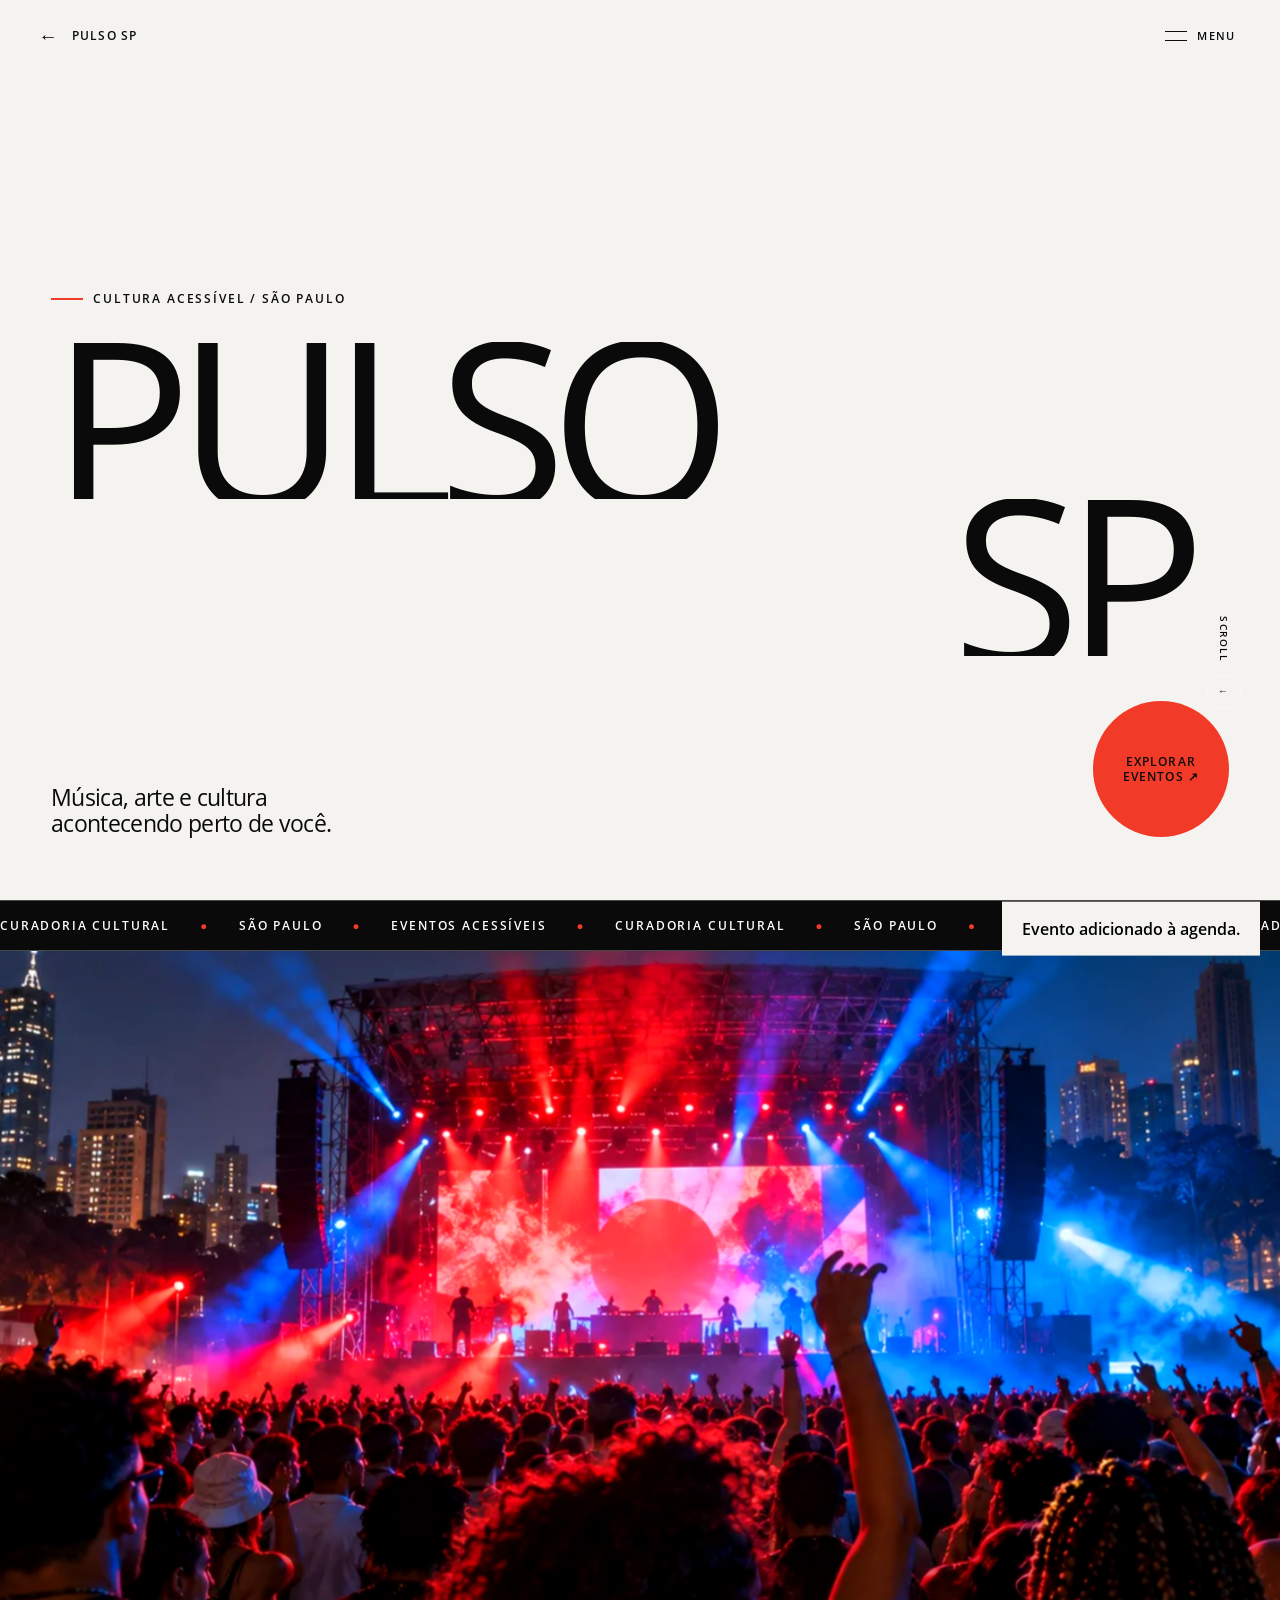
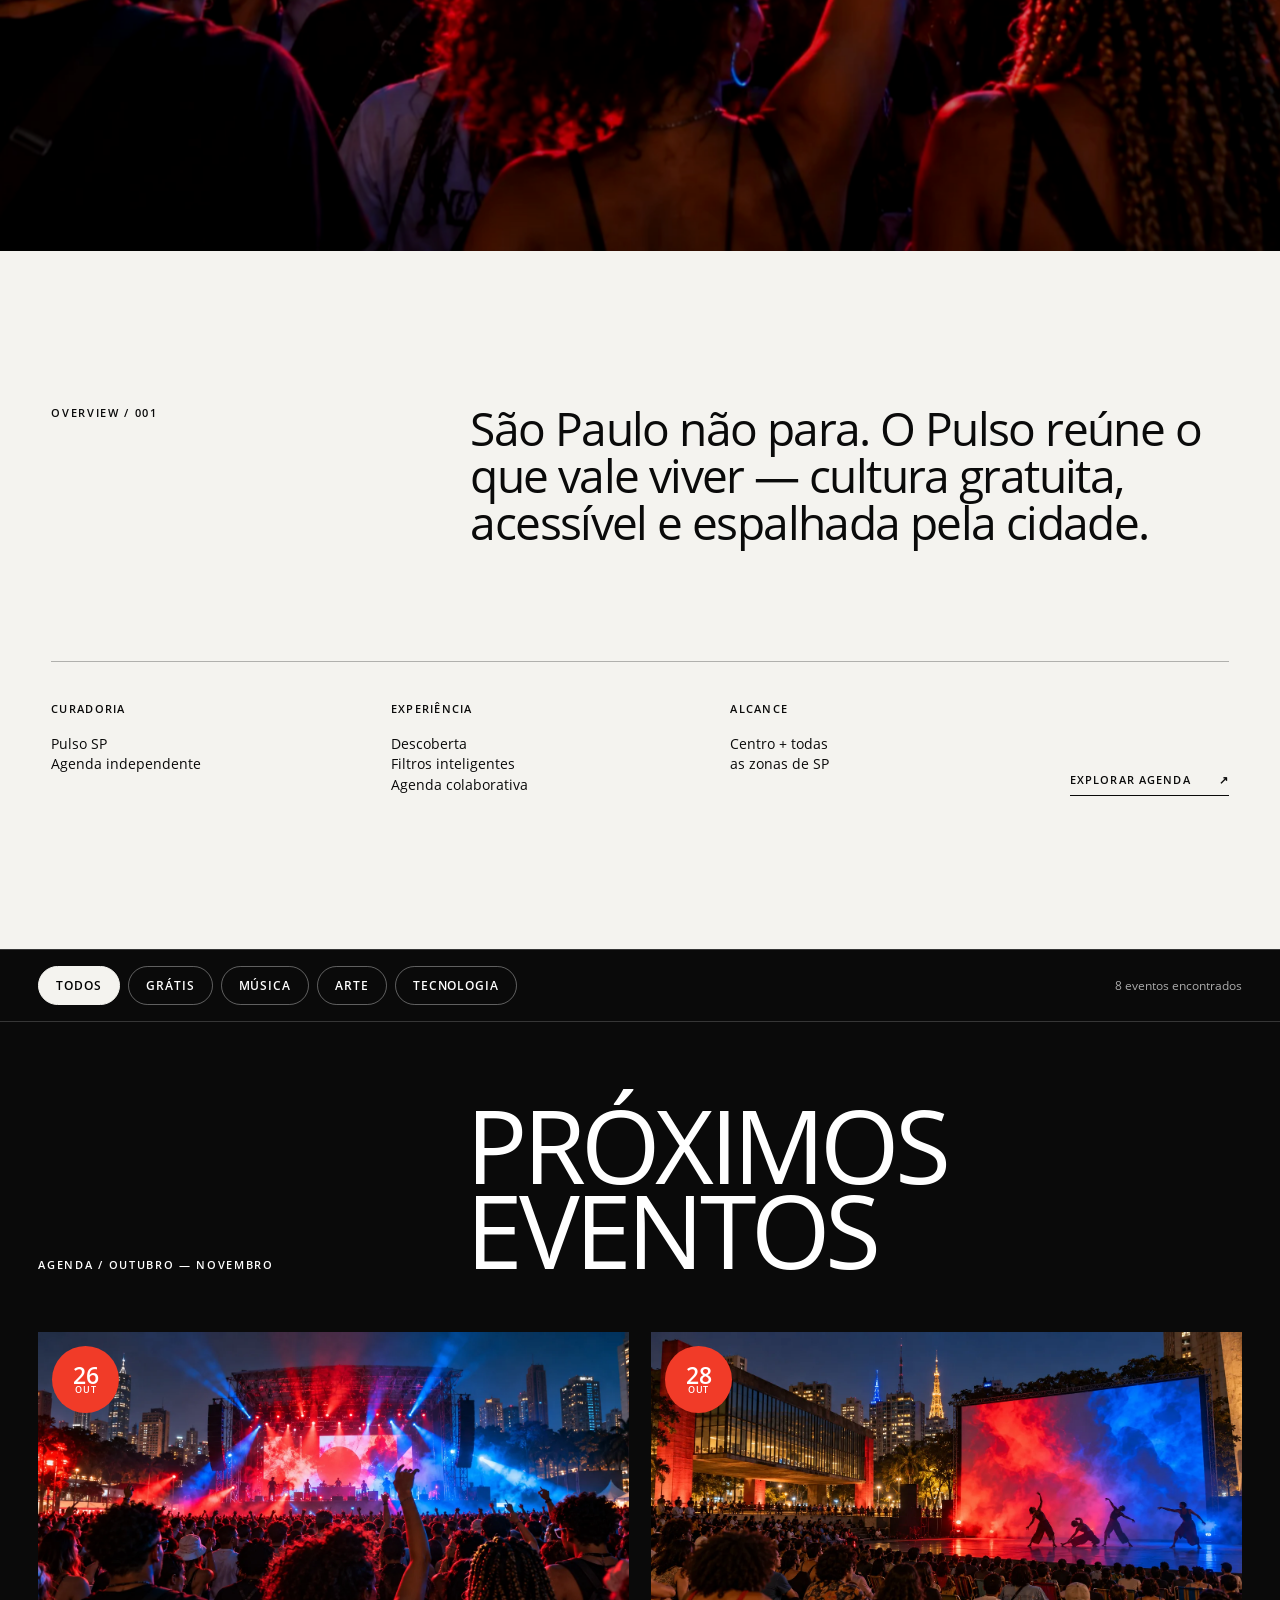
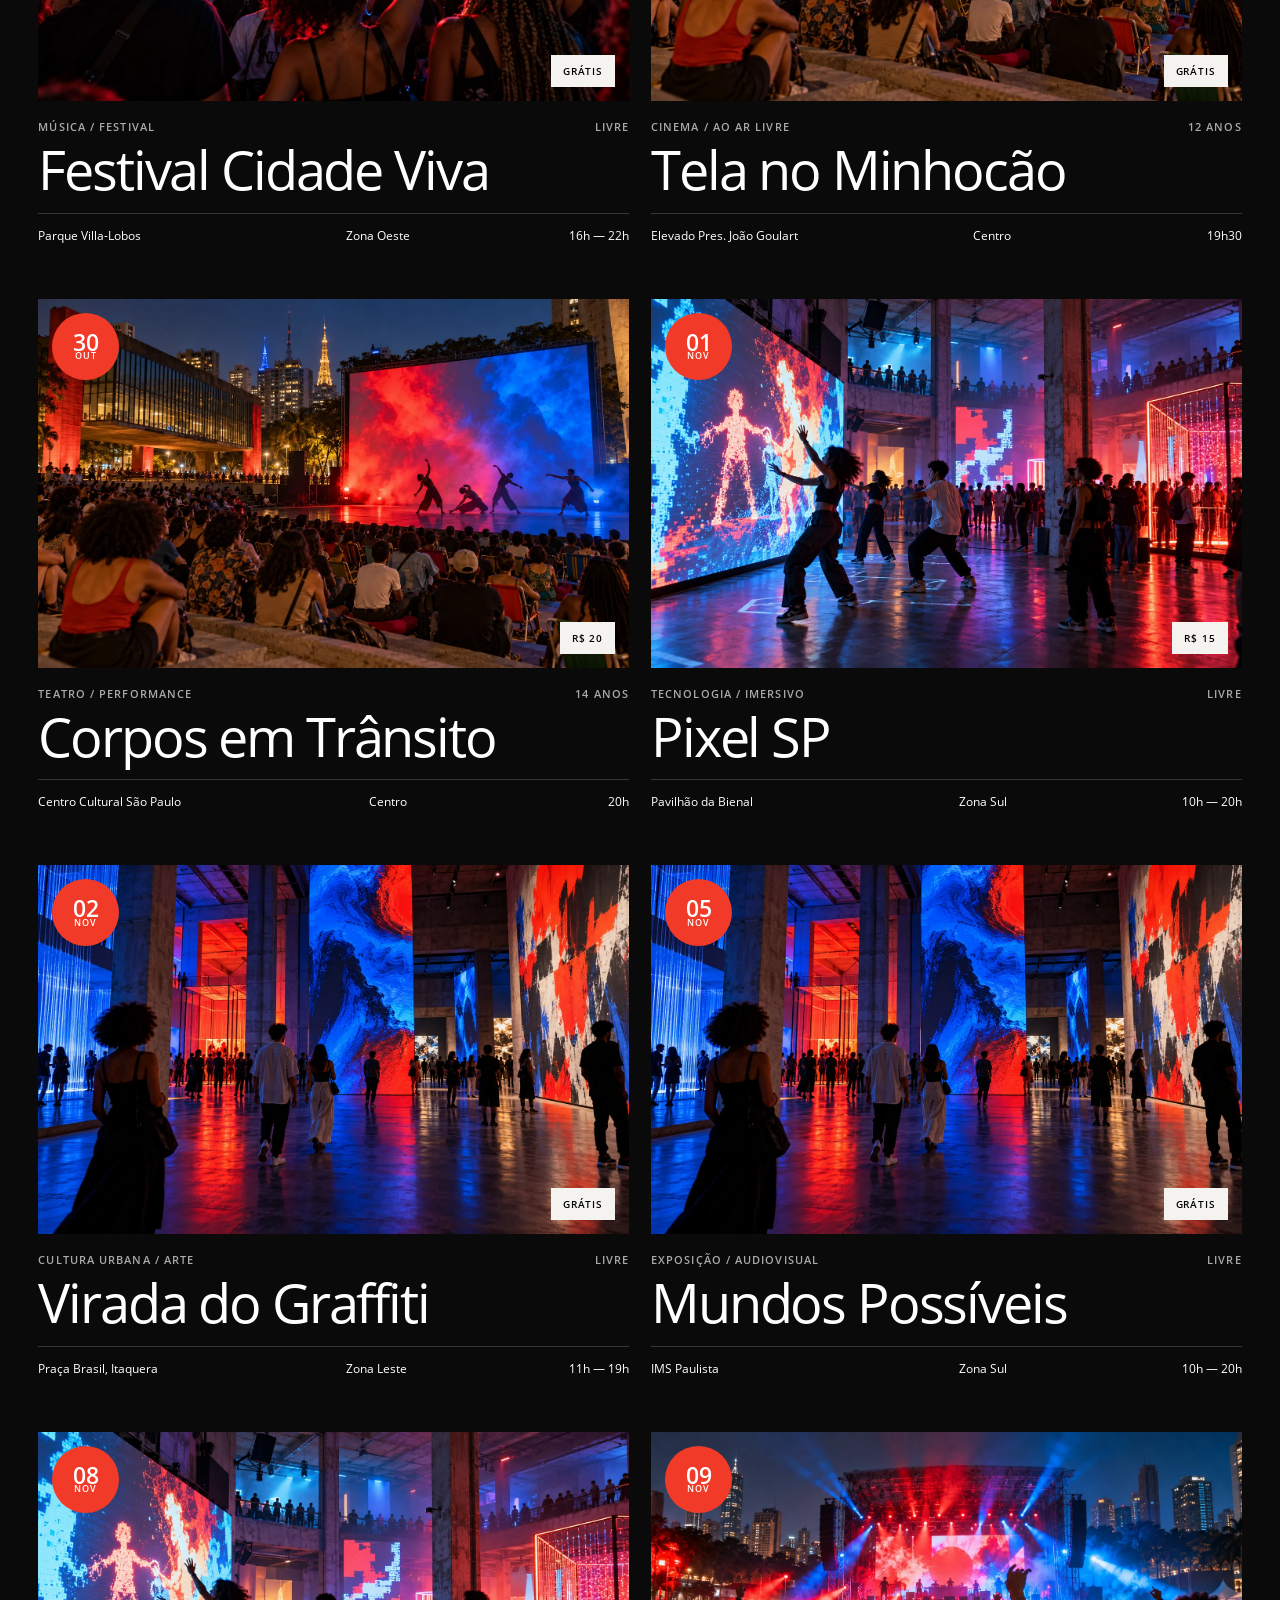
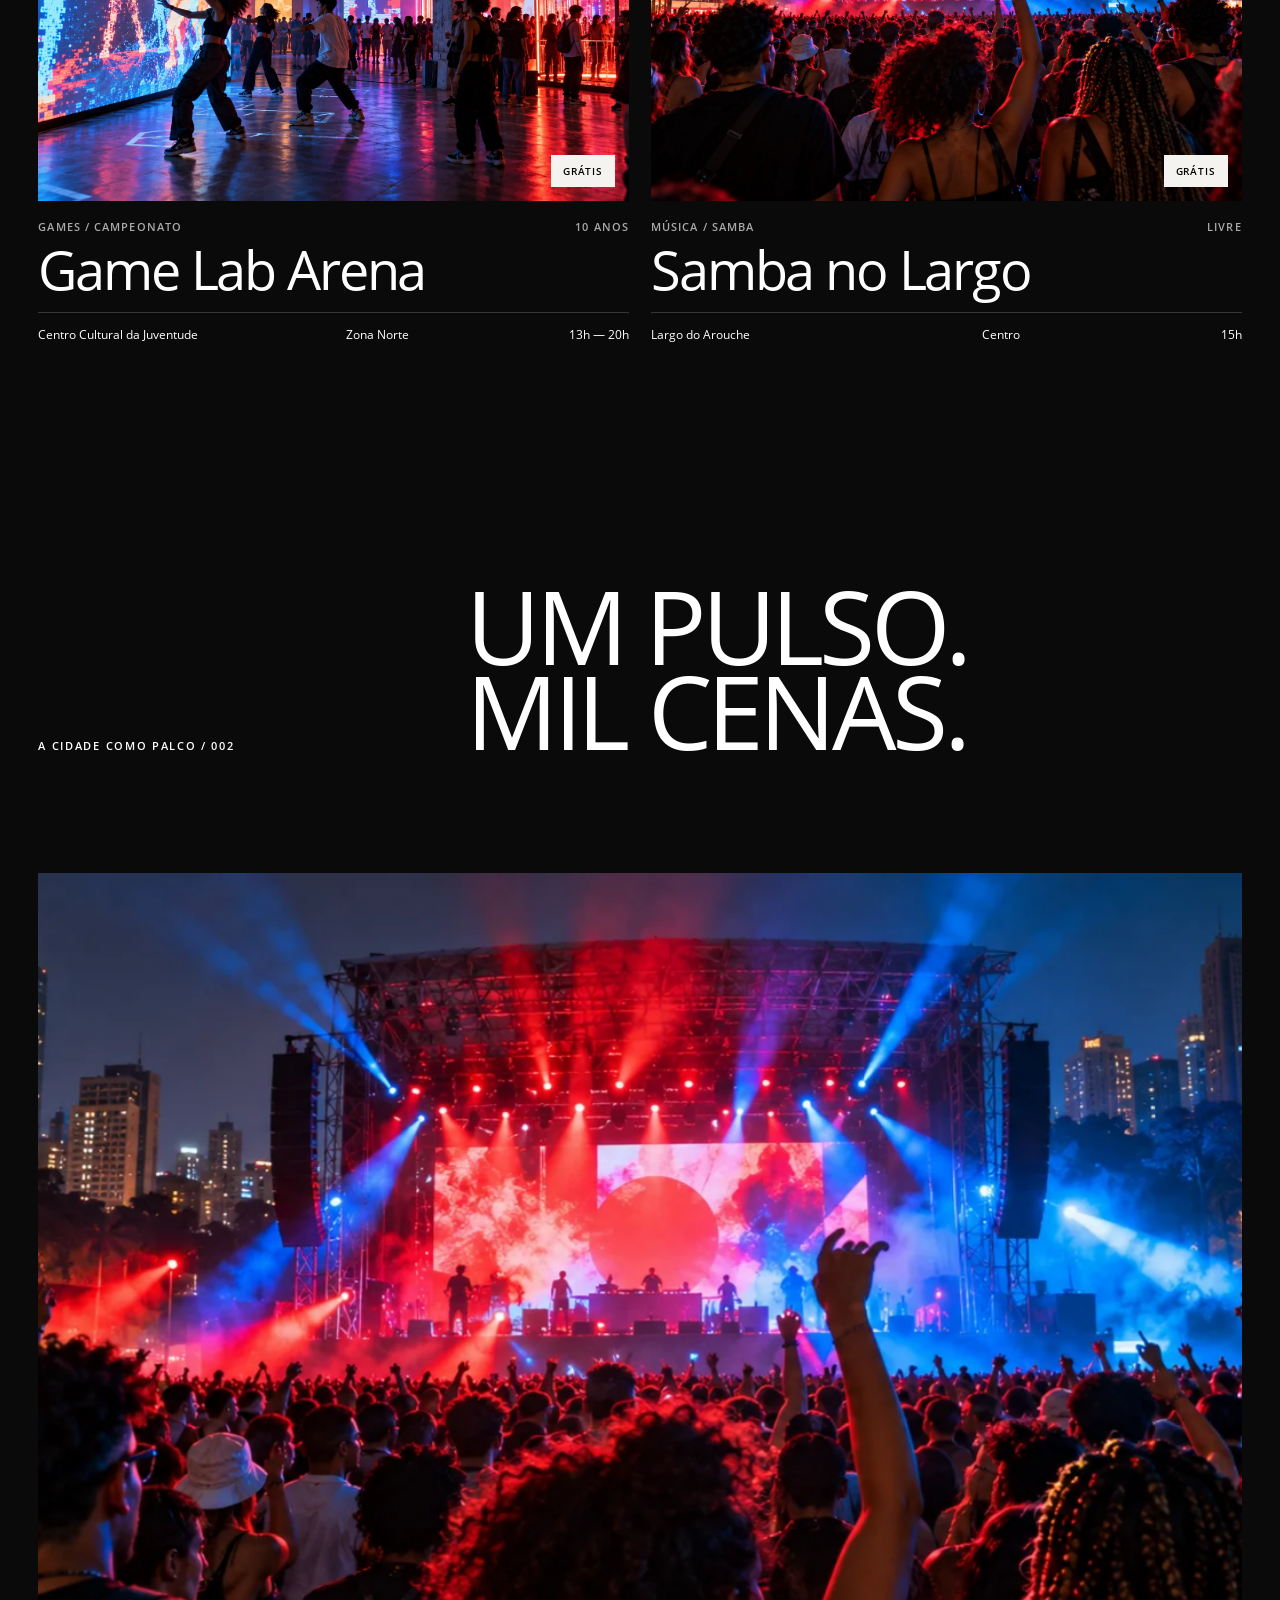
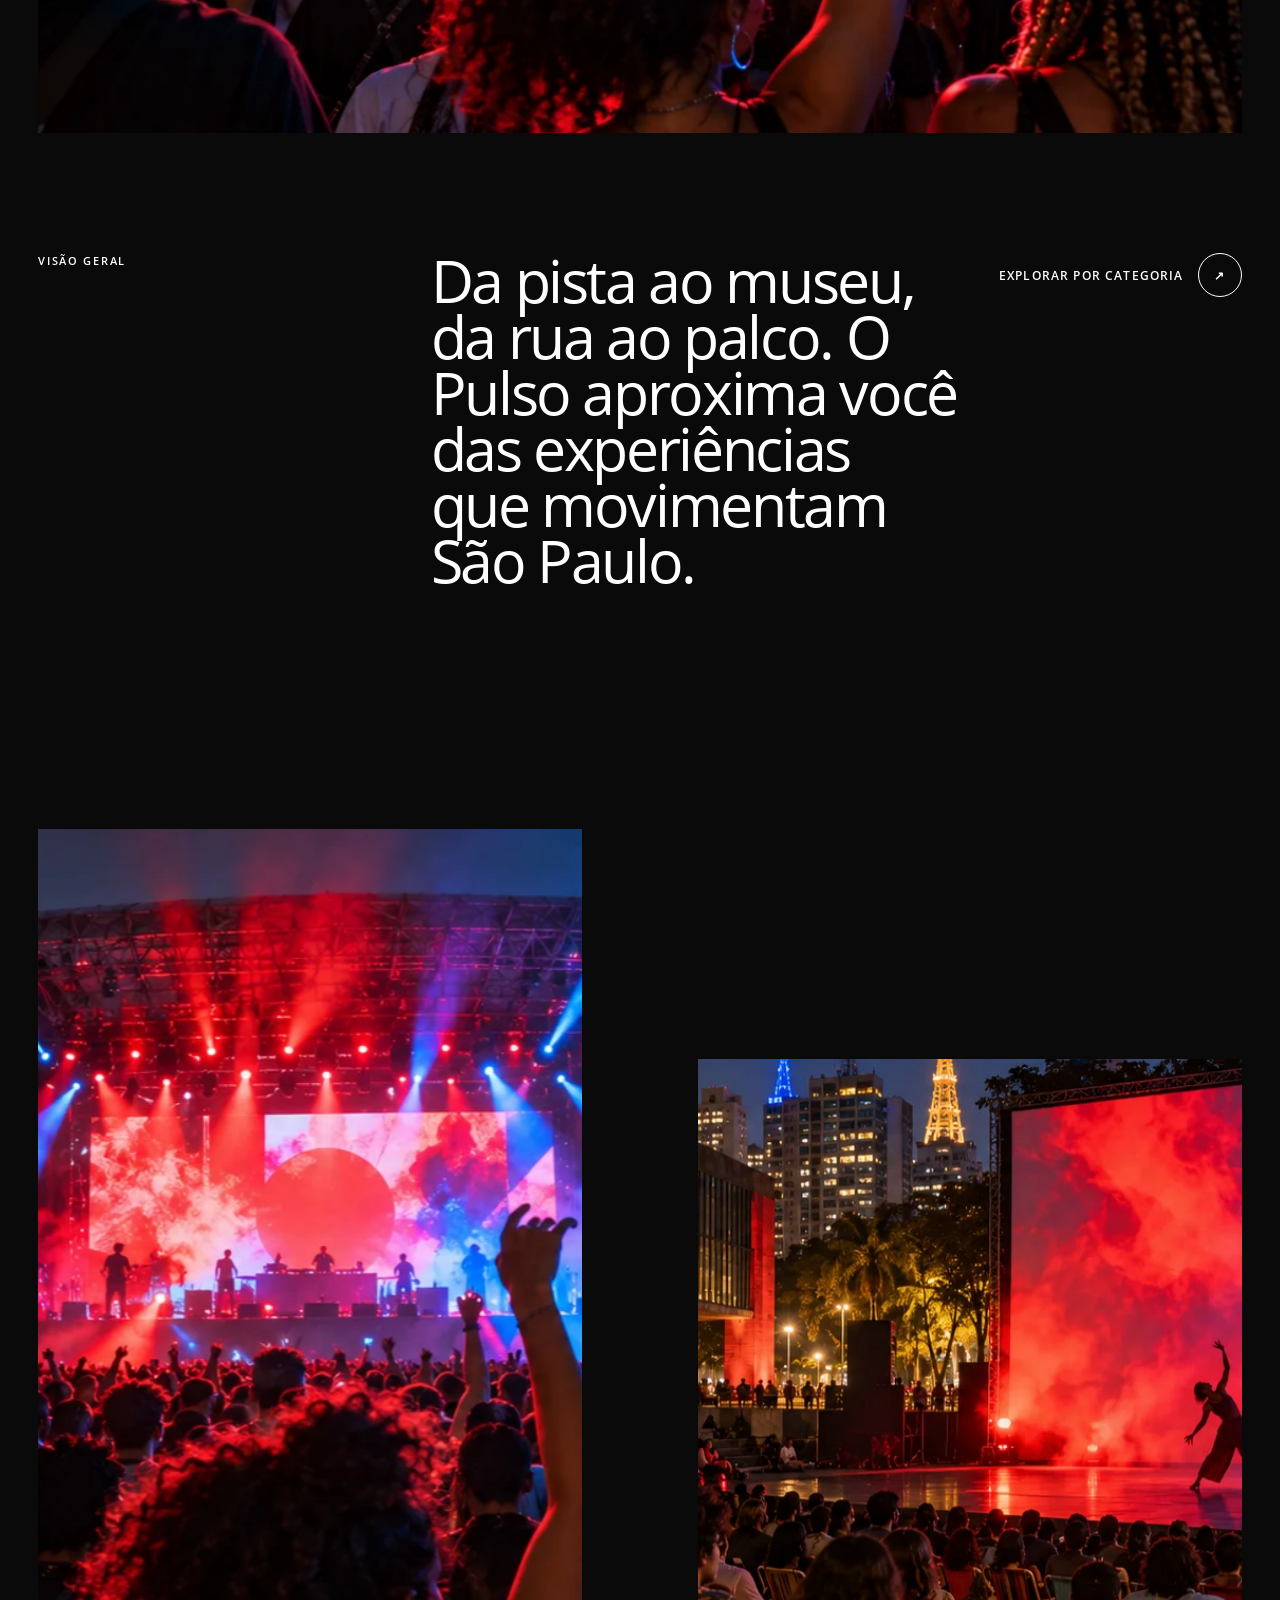
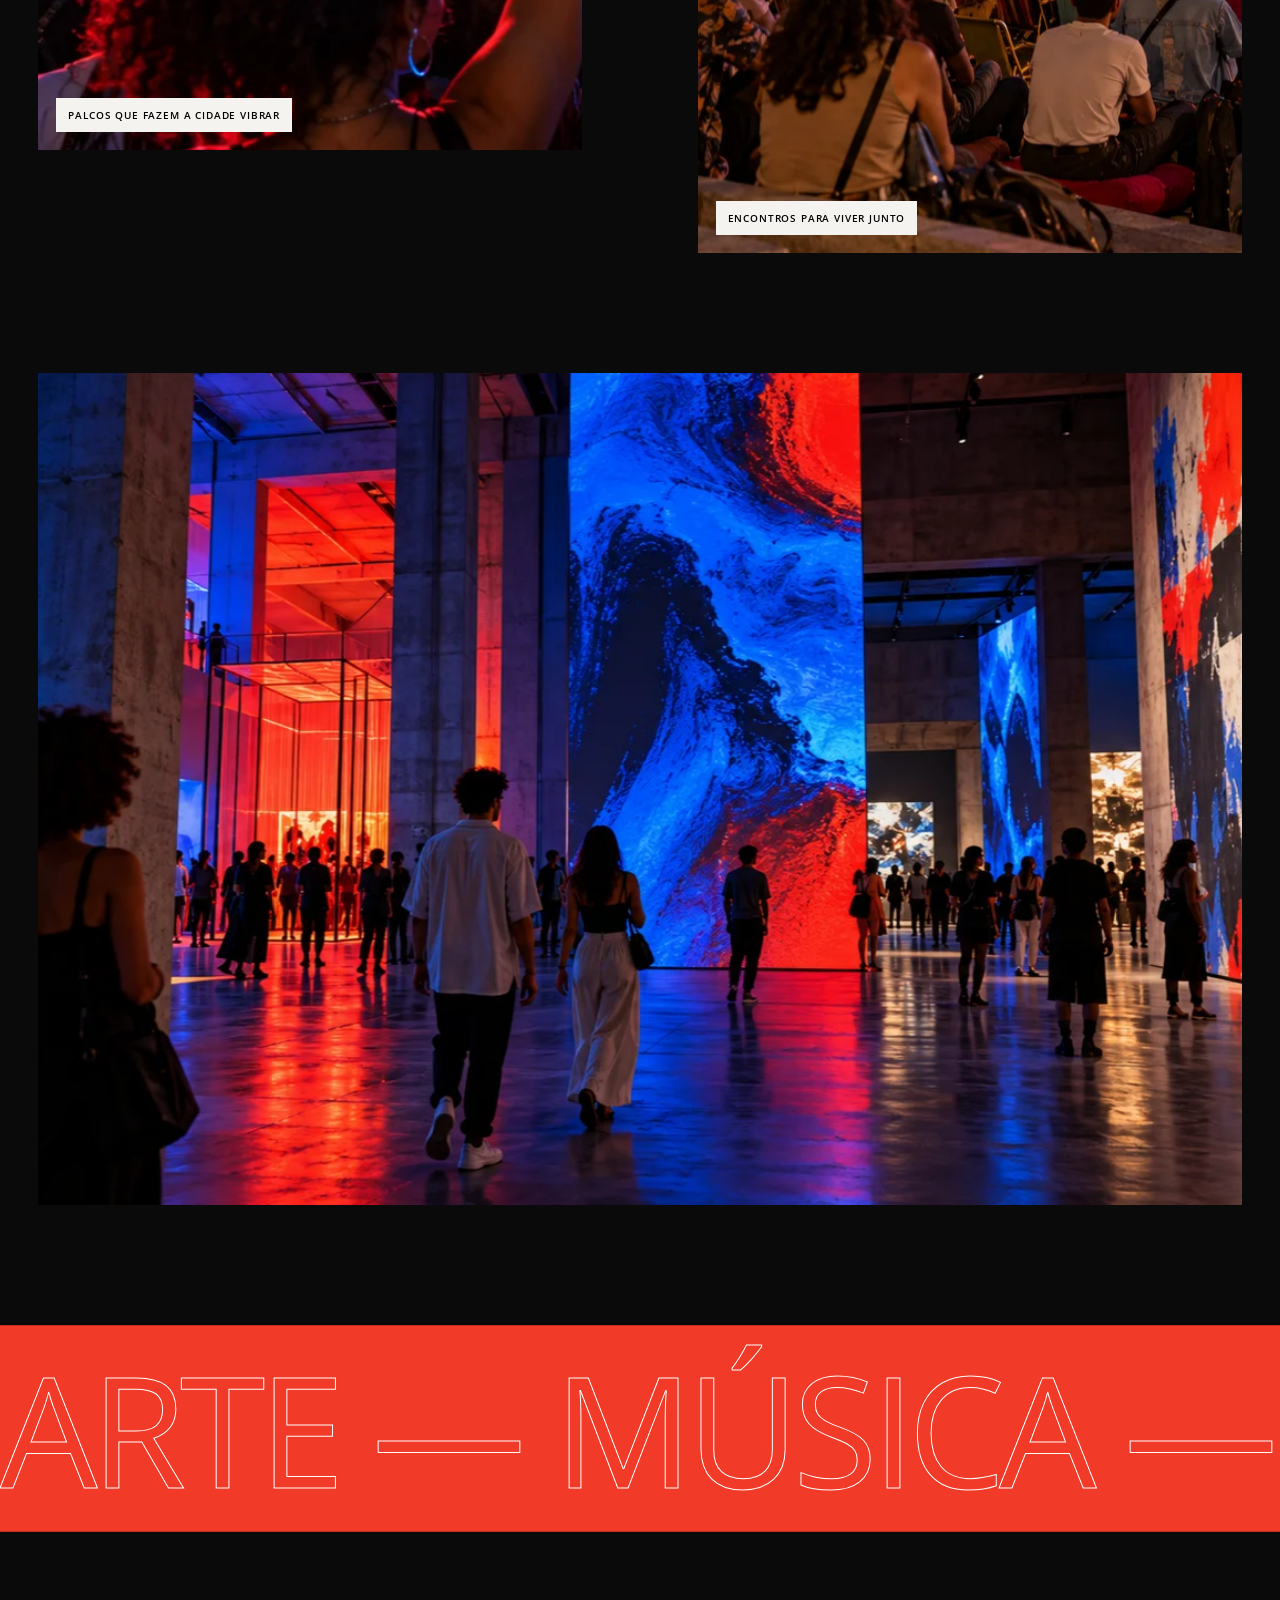
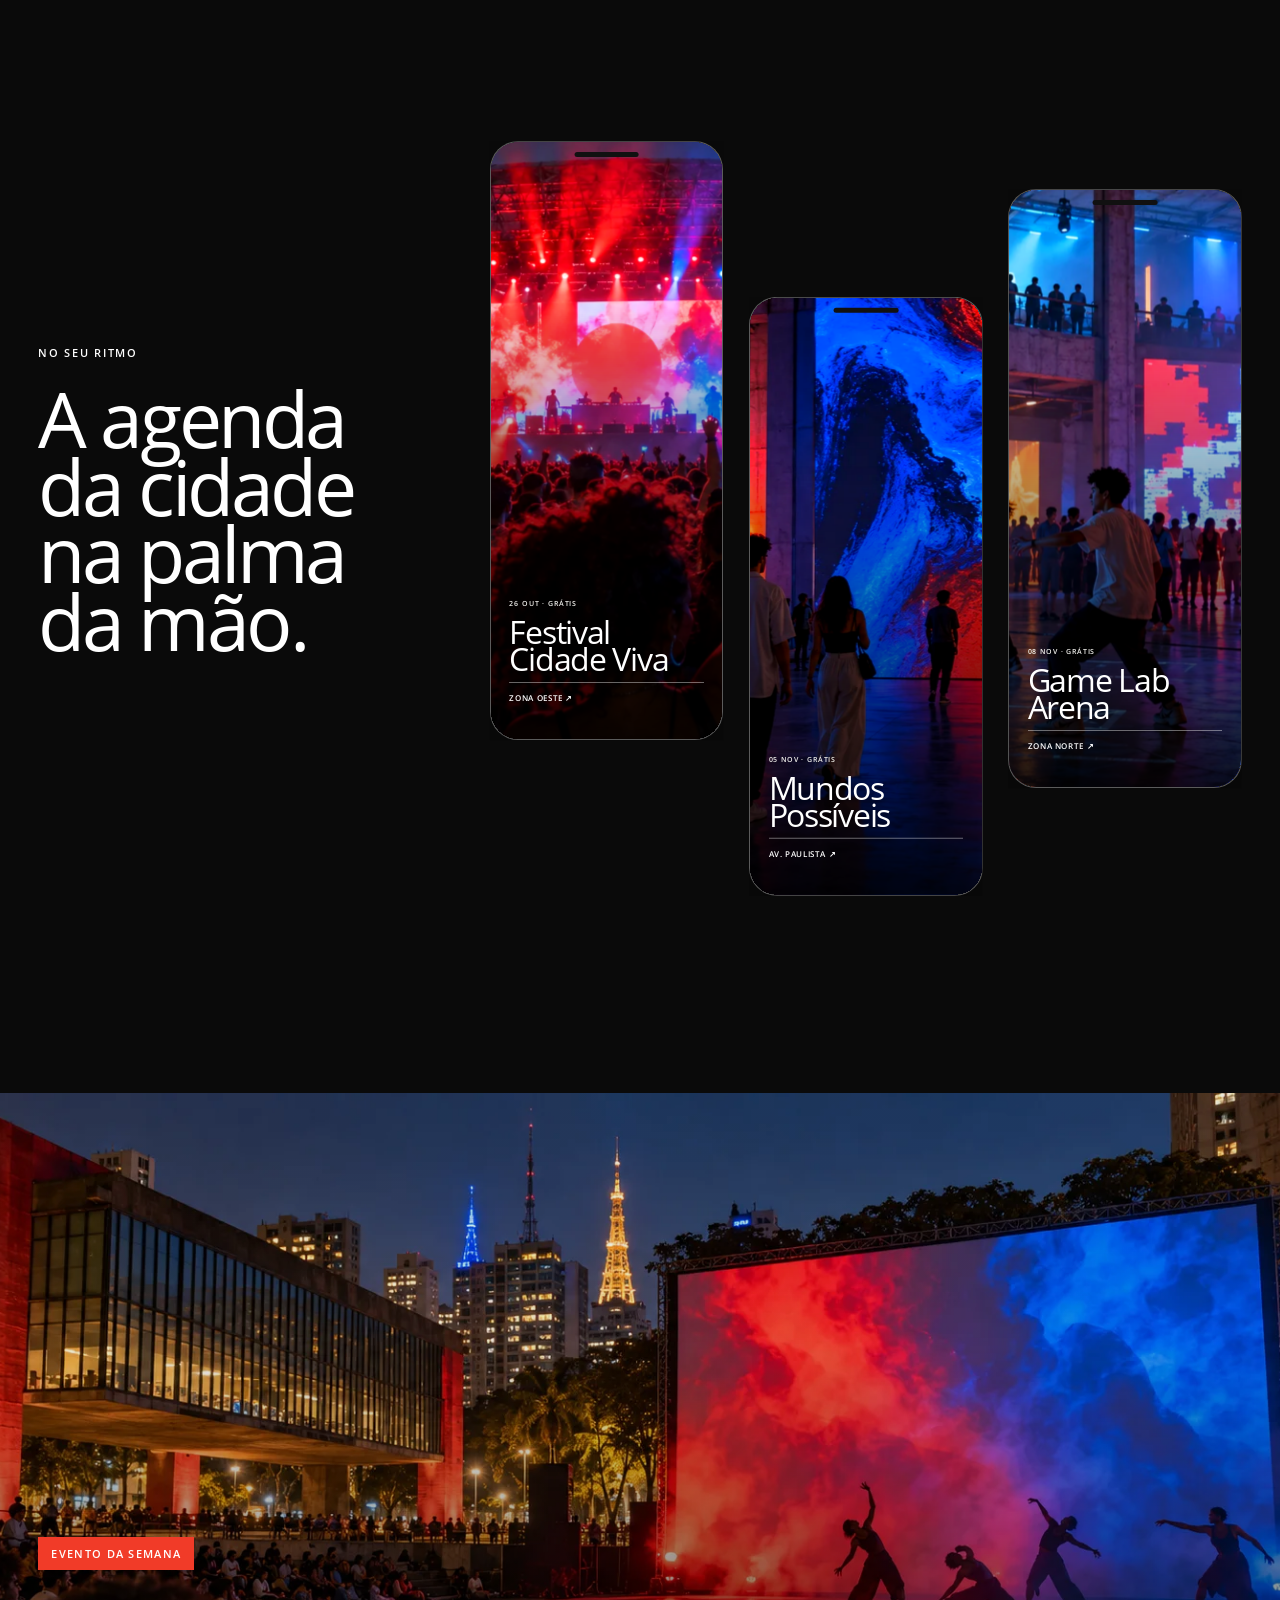
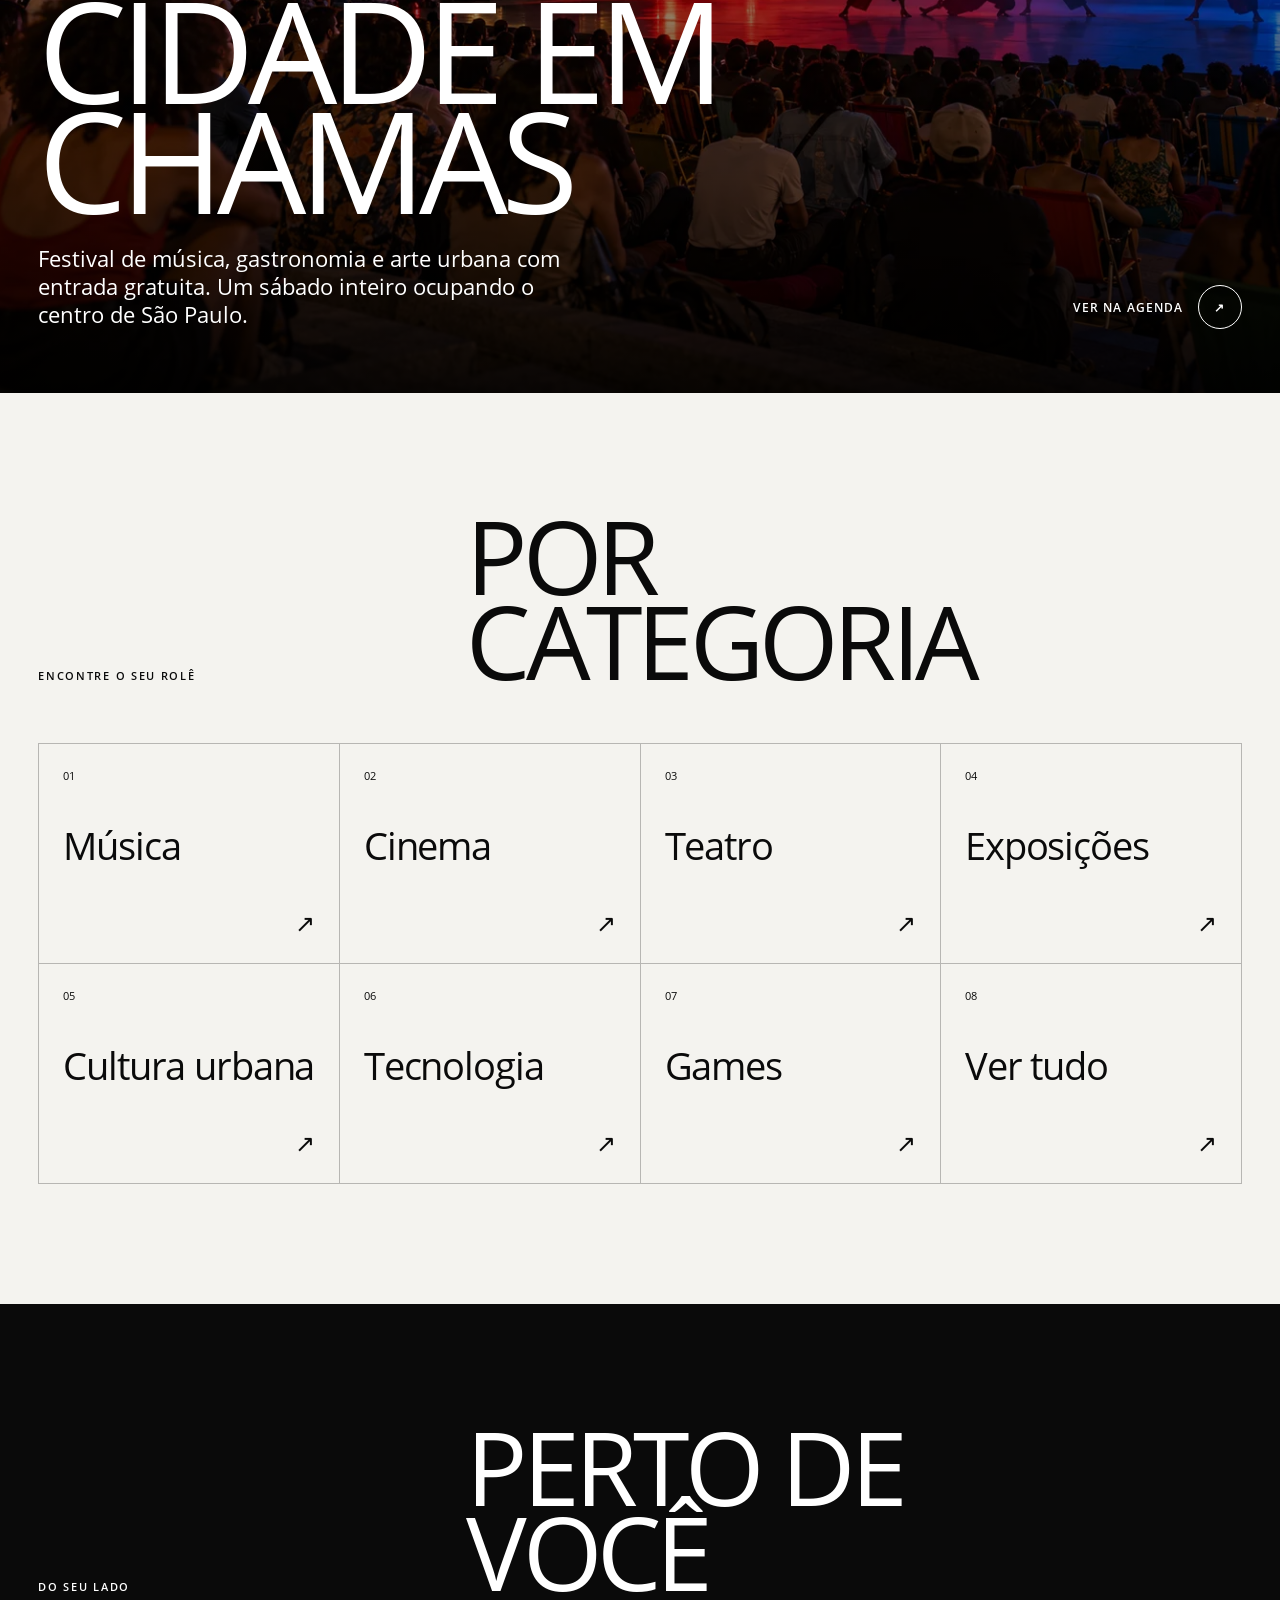
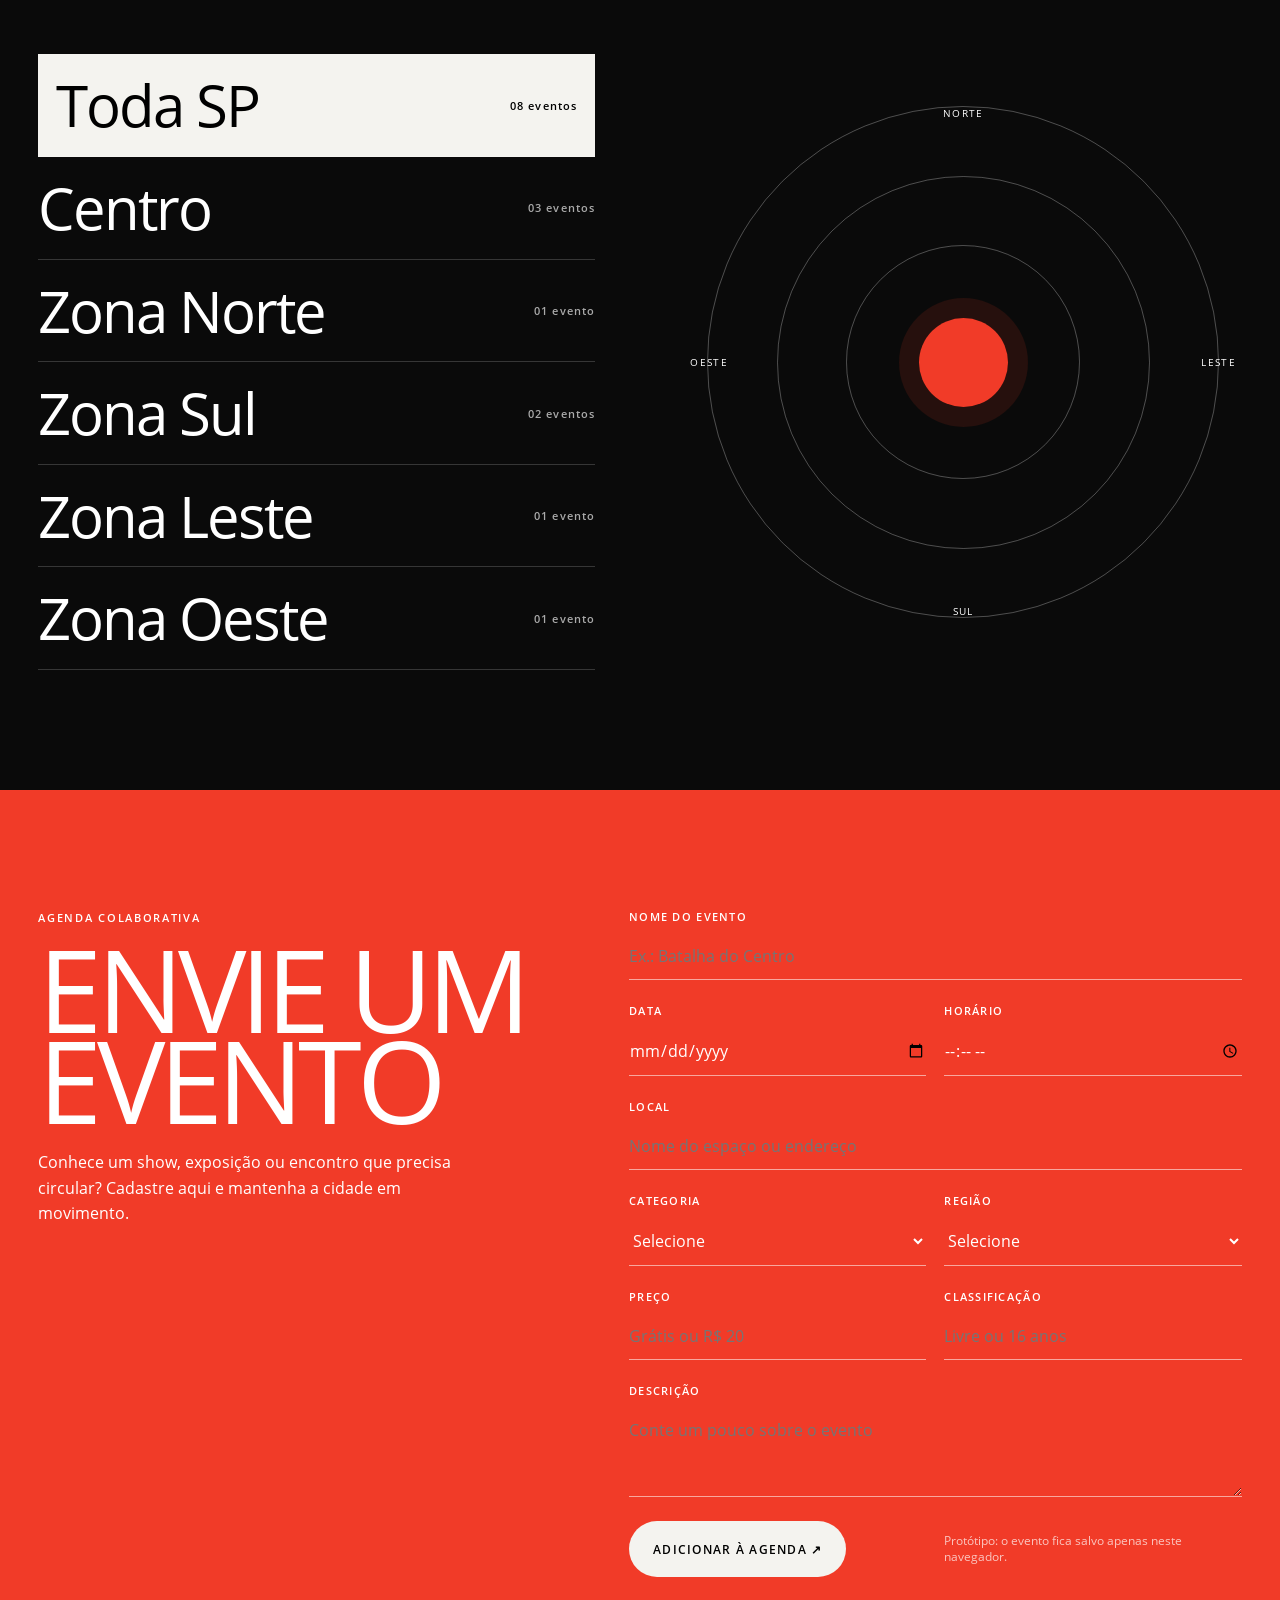
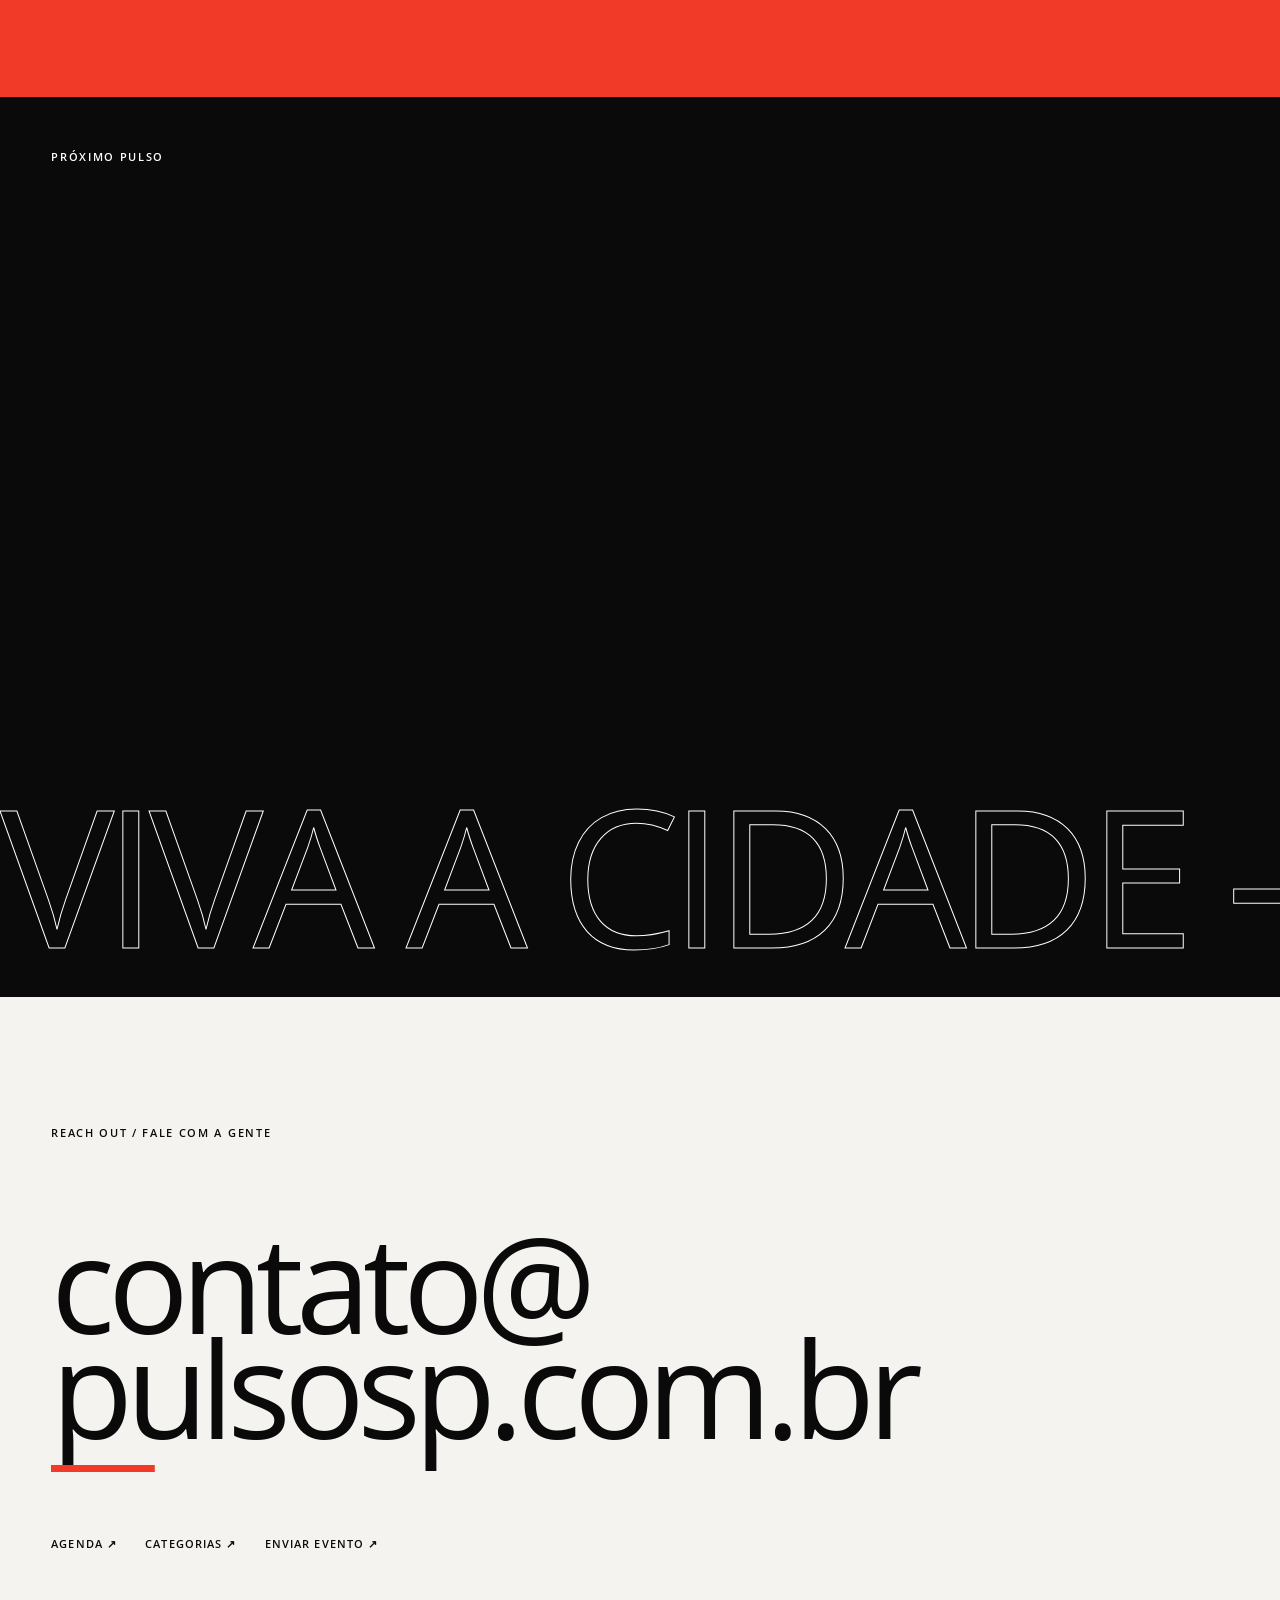
<file: design-system.html>
<!doctype html>
<html lang="pt-BR">
<head>
  <meta charset="utf-8">
  <meta name="viewport" content="width=device-width, initial-scale=1">
  <meta name="description" content="Pulso SP reúne shows, exposições, festivais e eventos culturais gratuitos ou acessíveis em São Paulo.">
  <meta name="theme-color" content="#ef3b23">
  <title>Pulso SP — A cidade acontece</title>
  <link rel="icon" href="assets/pulso/favicon.svg" type="image/svg+xml">
  <link rel="stylesheet" href="styles.css">
  <script src="app.js" defer></script>
</head>
<body>
  <div class="page-transition" aria-hidden="true"><span>PULSO</span><strong id="preloader-count">0</strong><div></div></div>
  <div class="custom-cursor" aria-hidden="true"><span>VER</span></div>
  <a class="skip-link" href="#eventos">Pular para os eventos</a>
  <header class="site-header" id="site-header">
    <a class="brand" href="#inicio" aria-label="Voltar ao início"><span aria-hidden="true">←</span><span>PULSO SP</span></a>
    <button class="menu-button" type="button" aria-controls="main-nav" aria-expanded="false" aria-label="Abrir menu"><span></span><span></span><em>Menu</em></button>
  </header>
  <nav class="desktop-nav" id="main-nav" aria-label="Navegação principal" aria-hidden="true" inert>
      <div class="menu-links">
        <a href="#eventos"><small>01</small><span><b>Eventos</b><b aria-hidden="true">Eventos</b></span></a>
        <a href="#categorias"><small>02</small><span><b>Categorias</b><b aria-hidden="true">Categorias</b></span></a>
        <a href="#regioes"><small>03</small><span><b>Perto de você</b><b aria-hidden="true">Perto de você</b></span></a>
        <a href="#enviar"><small>04</small><span><b>Envie um evento</b><b aria-hidden="true">Envie um evento</b></span></a>
      </div>
      <div class="menu-footer"><div><a href="#eventos">Agenda</a><a href="#enviar">Contato</a></div><p><strong>PT</strong> / EN / ES</p></div>
  </nav>

  <main>
    <section class="hero" id="inicio">
      <div class="hero-content">
        <p class="eyebrow">Cultura acessível / São Paulo</p>
        <h1 aria-label="Pulso SP"><span class="title-mask"><i>Pulso</i></span><span class="title-mask title-indent"><i>SP</i></span></h1>
        <div class="hero-bottom"><p>Música, arte e cultura<br>acontecendo perto de você.</p><a class="round-link" href="#eventos" data-cursor="LAUNCH">Explorar<br>eventos ↗</a></div>
      </div>
      <a class="scroll-cue" href="#capa"><span>Scroll</span><b>↓</b></a>
    </section>

    <div class="ticker velocity-marquee" aria-hidden="true"><div class="ticker-track">
      <span>Curadoria cultural</span><span>São Paulo</span><span>Eventos acessíveis</span><span>Curadoria cultural</span><span>São Paulo</span><span>Eventos acessíveis</span>
      <span>Curadoria cultural</span><span>São Paulo</span><span>Eventos acessíveis</span><span>Curadoria cultural</span><span>São Paulo</span><span>Eventos acessíveis</span>
    </div></div>

    <section class="cover-frame" id="capa" data-cursor="VIEW"><div><img class="hero-media" data-parallax="0.08" src="assets/pulso/festival-sp.webp" width="1672" height="941" alt="Festival ao ar livre com o horizonte de São Paulo ao fundo"></div></section>

    <section class="overview section-light" id="manifesto">
      <div class="overview-intro"><p class="section-kicker">Overview / 001</p><p class="reveal line-reveal">São Paulo não para. O Pulso reúne o que vale viver — cultura gratuita, acessível e espalhada pela cidade.</p></div>
      <div class="overview-rule"></div>
      <div class="overview-meta"><div><small>Curadoria</small><p>Pulso SP<br>Agenda independente</p></div><div><small>Experiência</small><p>Descoberta<br>Filtros inteligentes<br>Agenda colaborativa</p></div><div><small>Alcance</small><p>Centro + todas<br>as zonas de SP</p></div><a class="visit-link" href="#eventos" data-cursor="LAUNCH">Explorar agenda <span>↗</span></a></div>
    </section>

    <div class="events-zone">
    <div class="filter-wrap" aria-label="Filtros de eventos">
      <div class="filters" role="group" aria-label="Filtrar por categoria ou preço">
        <button class="filter-button active" type="button" data-filter="all" aria-pressed="true">Todos</button>
        <button class="filter-button" type="button" data-filter="free" aria-pressed="false">Grátis</button>
        <button class="filter-button" type="button" data-filter="musica" aria-pressed="false">Música</button>
        <button class="filter-button" type="button" data-filter="arte" aria-pressed="false">Arte</button>
        <button class="filter-button" type="button" data-filter="tecnologia" aria-pressed="false">Tecnologia</button>
      </div>
      <span class="result-count" id="result-count" aria-live="polite">8 eventos encontrados</span>
    </div>

    <section class="section events-section" id="eventos">
      <div class="section-head"><p class="section-kicker">Agenda / Outubro — Novembro</p><h2 class="section-title reveal">Próximos<br>eventos</h2></div>
      <div class="events-grid" id="events-grid">
        <article class="event-card reveal" data-category="musica" data-price="free" data-region="oeste">
          <div class="event-image-wrap"><img class="event-image" src="assets/pulso/festival-sp.webp" width="1672" height="941" alt="Festival de música ao ar livre em São Paulo" loading="lazy"><time class="event-date" datetime="2026-10-26"><strong>26</strong><small>OUT</small></time><span class="event-badge">Grátis</span></div>
          <div class="event-info"><div class="event-meta"><span>Música / Festival</span><span>Livre</span></div><h3 class="event-title">Festival Cidade Viva</h3><div class="event-details"><span>Parque Villa-Lobos</span><span>Zona Oeste</span><span>16h — 22h</span></div></div>
        </article>
        <article class="event-card reveal" data-category="cinema" data-price="free" data-region="centro">
          <div class="event-image-wrap"><img class="event-image" src="assets/pulso/cinema-performance.webp" width="1672" height="941" alt="Cinema e performance ao ar livre no centro de São Paulo" loading="lazy"><time class="event-date" datetime="2026-10-28"><strong>28</strong><small>OUT</small></time><span class="event-badge">Grátis</span></div>
          <div class="event-info"><div class="event-meta"><span>Cinema / Ao ar livre</span><span>12 anos</span></div><h3 class="event-title">Tela no Minhocão</h3><div class="event-details"><span>Elevado Pres. João Goulart</span><span>Centro</span><span>19h30</span></div></div>
        </article>
        <article class="event-card reveal" data-category="teatro" data-price="paid" data-region="centro">
          <div class="event-image-wrap"><img class="event-image" src="assets/pulso/cinema-performance.webp" width="1672" height="941" alt="Dançarinos se apresentam diante do público" loading="lazy"><time class="event-date" datetime="2026-10-30"><strong>30</strong><small>OUT</small></time><span class="event-badge">R$ 20</span></div>
          <div class="event-info"><div class="event-meta"><span>Teatro / Performance</span><span>14 anos</span></div><h3 class="event-title">Corpos em Trânsito</h3><div class="event-details"><span>Centro Cultural São Paulo</span><span>Centro</span><span>20h</span></div></div>
        </article>
        <article class="event-card reveal" data-category="tecnologia" data-price="paid" data-region="sul">
          <div class="event-image-wrap"><img class="event-image" src="assets/pulso/tecnologia-games.webp" width="1672" height="941" alt="Jovens interagem com uma instalação digital" loading="lazy"><time class="event-date" datetime="2026-11-01"><strong>01</strong><small>NOV</small></time><span class="event-badge">R$ 15</span></div>
          <div class="event-info"><div class="event-meta"><span>Tecnologia / Imersivo</span><span>Livre</span></div><h3 class="event-title">Pixel SP</h3><div class="event-details"><span>Pavilhão da Bienal</span><span>Zona Sul</span><span>10h — 20h</span></div></div>
        </article>
        <article class="event-card reveal" data-category="cultura" data-price="free" data-region="leste">
          <div class="event-image-wrap"><img class="event-image" src="assets/pulso/arte-imersiva.webp" width="1672" height="941" alt="Visitantes em uma mostra de arte urbana imersiva" loading="lazy"><time class="event-date" datetime="2026-11-02"><strong>02</strong><small>NOV</small></time><span class="event-badge">Grátis</span></div>
          <div class="event-info"><div class="event-meta"><span>Cultura urbana / Arte</span><span>Livre</span></div><h3 class="event-title">Virada do Graffiti</h3><div class="event-details"><span>Praça Brasil, Itaquera</span><span>Zona Leste</span><span>11h — 19h</span></div></div>
        </article>
        <article class="event-card reveal" data-category="exposicoes" data-price="free" data-region="sul">
          <div class="event-image-wrap"><img class="event-image" src="assets/pulso/arte-imersiva.webp" width="1672" height="941" alt="Instalação audiovisual em uma galeria industrial" loading="lazy"><time class="event-date" datetime="2026-11-05"><strong>05</strong><small>NOV</small></time><span class="event-badge">Grátis</span></div>
          <div class="event-info"><div class="event-meta"><span>Exposição / Audiovisual</span><span>Livre</span></div><h3 class="event-title">Mundos Possíveis</h3><div class="event-details"><span>IMS Paulista</span><span>Zona Sul</span><span>10h — 20h</span></div></div>
        </article>
        <article class="event-card reveal" data-category="games" data-price="free" data-region="norte">
          <div class="event-image-wrap"><img class="event-image" src="assets/pulso/tecnologia-games.webp" width="1672" height="941" alt="Festival de jogos e experiências digitais" loading="lazy"><time class="event-date" datetime="2026-11-08"><strong>08</strong><small>NOV</small></time><span class="event-badge">Grátis</span></div>
          <div class="event-info"><div class="event-meta"><span>Games / Campeonato</span><span>10 anos</span></div><h3 class="event-title">Game Lab Arena</h3><div class="event-details"><span>Centro Cultural da Juventude</span><span>Zona Norte</span><span>13h — 20h</span></div></div>
        </article>
        <article class="event-card reveal" data-category="musica" data-price="free" data-region="centro">
          <div class="event-image-wrap"><img class="event-image" src="assets/pulso/festival-sp.webp" width="1672" height="941" alt="Público acompanha uma apresentação musical" loading="lazy"><time class="event-date" datetime="2026-11-09"><strong>09</strong><small>NOV</small></time><span class="event-badge">Grátis</span></div>
          <div class="event-info"><div class="event-meta"><span>Música / Samba</span><span>Livre</span></div><h3 class="event-title">Samba no Largo</h3><div class="event-details"><span>Largo do Arouche</span><span>Centro</span><span>15h</span></div></div>
        </article>
        <p class="empty-state" id="empty-state">Nenhum evento encontrado neste pulso. Tente outro filtro.</p>
      </div>
    </section>
    </div>

    <section class="motion-story" aria-labelledby="motion-title">
      <div class="story-intro section">
        <p class="section-kicker">A cidade como palco / 002</p>
        <h2 class="section-title reveal" id="motion-title">Um pulso.<br>Mil cenas.</h2>
      </div>
      <div class="story-wide image-reveal" data-cursor="DESCOBRIR"><img data-parallax="0.12" src="assets/pulso/festival-sp.webp" width="1672" height="941" alt="Grande festival cultural ao ar livre" loading="lazy"></div>
      <div class="story-copy section">
        <p class="section-kicker">Visão geral</p>
        <p class="reveal">Da pista ao museu, da rua ao palco. O Pulso aproxima você das experiências que movimentam São Paulo.</p>
        <a class="text-link" href="#categorias">Explorar por categoria</a>
      </div>
      <div class="staggered-gallery section">
        <figure class="image-reveal stagger-left" data-cursor="MÚSICA"><img data-parallax="0.09" src="assets/pulso/festival-sp.webp" width="1672" height="941" alt="Palco e multidão em um festival paulistano" loading="lazy"><figcaption>Palcos que fazem a cidade vibrar</figcaption></figure>
        <figure class="image-reveal stagger-right" data-cursor="CIDADE"><img data-parallax="-0.07" src="assets/pulso/cinema-performance.webp" width="1672" height="941" alt="Encontro cultural noturno no centro da cidade" loading="lazy"><figcaption>Encontros para viver junto</figcaption></figure>
      </div>
      <div class="story-collage image-reveal" data-cursor="EXPLORAR"><img data-parallax="0.08" src="assets/pulso/arte-imersiva.webp" width="1672" height="941" alt="Exposição imersiva iluminada em azul e vermelho" loading="lazy"></div>
      <div class="kinetic-band kinetic-band-alt" aria-hidden="true"><div><span>ARTE — MÚSICA — CINEMA — RUA — </span><span>ARTE — MÚSICA — CINEMA — RUA — </span></div></div>
      <div class="mobile-showcase section">
        <div class="mobile-copy"><p class="section-kicker">No seu ritmo</p><h3 class="reveal">A agenda da cidade na palma da mão.</h3></div>
        <div class="mobile-stack">
          <figure class="image-reveal mobile-one phone-card"><img data-parallax="0.08" src="assets/pulso/festival-sp.webp" width="1672" height="941" alt="Festival Cidade Viva" loading="lazy"><figcaption><small>26 OUT · GRÁTIS</small><strong>Festival<br>Cidade Viva</strong><span>Zona Oeste ↗</span></figcaption></figure>
          <figure class="image-reveal mobile-two phone-card"><img data-parallax="-0.06" src="assets/pulso/arte-imersiva.webp" width="1672" height="941" alt="Exposição Mundos Possíveis" loading="lazy"><figcaption><small>05 NOV · GRÁTIS</small><strong>Mundos<br>Possíveis</strong><span>Av. Paulista ↗</span></figcaption></figure>
          <figure class="image-reveal mobile-three phone-card"><img data-parallax="0.1" src="assets/pulso/tecnologia-games.webp" width="1672" height="941" alt="Evento Game Lab Arena" loading="lazy"><figcaption><small>08 NOV · GRÁTIS</small><strong>Game Lab<br>Arena</strong><span>Zona Norte ↗</span></figcaption></figure>
        </div>
      </div>
    </section>

    <section class="featured" aria-labelledby="featured-title">
      <img src="assets/pulso/cinema-performance.webp" width="1672" height="941" alt="Festival de artes ocupa uma praça de São Paulo" loading="lazy">
      <div class="featured-copy"><span class="featured-label">Evento da semana</span><h2 id="featured-title" class="reveal">Cidade em<br>chamas</h2><div class="featured-bottom"><p>Festival de música, gastronomia e arte urbana com entrada gratuita. Um sábado inteiro ocupando o centro de São Paulo.</p><a class="text-link" href="#eventos">Ver na agenda</a></div></div>
    </section>

    <section class="section section-light" id="categorias">
      <div class="section-head"><p class="section-kicker">Encontre o seu rolê</p><h2 class="section-title reveal">Por<br>categoria</h2></div>
      <div class="category-grid">
        <button class="category-button" type="button" data-category-target="musica"><span>01</span><strong>Música</strong><i>↗</i></button>
        <button class="category-button" type="button" data-category-target="cinema"><span>02</span><strong>Cinema</strong><i>↗</i></button>
        <button class="category-button" type="button" data-category-target="teatro"><span>03</span><strong>Teatro</strong><i>↗</i></button>
        <button class="category-button" type="button" data-category-target="exposicoes"><span>04</span><strong>Exposições</strong><i>↗</i></button>
        <button class="category-button" type="button" data-category-target="cultura"><span>05</span><strong>Cultura urbana</strong><i>↗</i></button>
        <button class="category-button" type="button" data-category-target="tecnologia"><span>06</span><strong>Tecnologia</strong><i>↗</i></button>
        <button class="category-button" type="button" data-category-target="games"><span>07</span><strong>Games</strong><i>↗</i></button>
        <button class="category-button" type="button" data-category-target="all"><span>08</span><strong>Ver tudo</strong><i>↗</i></button>
      </div>
    </section>

    <section class="section" id="regioes">
      <div class="section-head"><p class="section-kicker">Do seu lado</p><h2 class="section-title reveal">Perto de<br>você</h2></div>
      <div class="regions-layout">
        <div class="regions-list" role="group" aria-label="Filtrar eventos por região">
          <button class="region-button active" type="button" data-region="all" aria-pressed="true"><span>Toda SP</span><small>08 eventos</small></button>
          <button class="region-button" type="button" data-region="centro" aria-pressed="false"><span>Centro</span><small>03 eventos</small></button>
          <button class="region-button" type="button" data-region="norte" aria-pressed="false"><span>Zona Norte</span><small>01 evento</small></button>
          <button class="region-button" type="button" data-region="sul" aria-pressed="false"><span>Zona Sul</span><small>02 eventos</small></button>
          <button class="region-button" type="button" data-region="leste" aria-pressed="false"><span>Zona Leste</span><small>01 evento</small></button>
          <button class="region-button" type="button" data-region="oeste" aria-pressed="false"><span>Zona Oeste</span><small>01 evento</small></button>
        </div>
        <div class="city-graphic" aria-label="Ilustração abstrata das regiões de São Paulo"><div class="city-ring"></div><div class="city-ring"></div><div class="city-ring"></div><div class="city-core"></div><span class="north">Norte</span><span class="south">Sul</span><span class="east">Leste</span><span class="west">Oeste</span></div>
      </div>
    </section>

    <section class="section section-red" id="enviar">
      <div class="submit-layout">
        <div class="submit-copy"><p class="section-kicker">Agenda colaborativa</p><h2 class="reveal">Envie um evento</h2><p>Conhece um show, exposição ou encontro que precisa circular? Cadastre aqui e mantenha a cidade em movimento.</p></div>
        <form class="event-form" id="event-form">
          <div class="field full"><label for="event-name">Nome do evento</label><input id="event-name" name="name" required placeholder="Ex.: Batalha do Centro"></div>
          <div class="field"><label for="event-date">Data</label><input id="event-date" name="date" type="date" required min="2026-10-21"></div>
          <div class="field"><label for="event-time">Horário</label><input id="event-time" name="time" type="time" required></div>
          <div class="field full"><label for="event-location">Local</label><input id="event-location" name="location" required placeholder="Nome do espaço ou endereço"></div>
          <div class="field"><label for="event-category">Categoria</label><select id="event-category" name="category" required><option value="">Selecione</option><option value="musica">Música</option><option value="cinema">Cinema</option><option value="teatro">Teatro</option><option value="exposicoes">Exposições</option><option value="cultura">Cultura urbana</option><option value="tecnologia">Tecnologia</option><option value="games">Games</option></select></div>
          <div class="field"><label for="event-region">Região</label><select id="event-region" name="region" required><option value="">Selecione</option><option value="centro">Centro</option><option value="norte">Zona Norte</option><option value="sul">Zona Sul</option><option value="leste">Zona Leste</option><option value="oeste">Zona Oeste</option></select></div>
          <div class="field"><label for="event-price">Preço</label><input id="event-price" name="price" placeholder="Grátis ou R$ 20"></div>
          <div class="field"><label for="event-rating">Classificação</label><input id="event-rating" name="rating" placeholder="Livre ou 16 anos"></div>
          <div class="field full"><label for="event-description">Descrição</label><textarea id="event-description" name="description" required placeholder="Conte um pouco sobre o evento"></textarea></div>
          <button class="submit-button" type="submit">Adicionar à agenda ↗</button><p class="form-note">Protótipo: o evento fica salvo apenas neste navegador.</p>
        </form>
      </div>
    </section>
  </main>

  <a class="next-pulse" href="#eventos" data-cursor="NEXT"><p class="section-kicker">Próximo pulso</p><div><span>VIVA A CIDADE — VIVA A CIDADE — </span><span>VIVA A CIDADE — VIVA A CIDADE — </span></div></a>
  <footer class="footer" id="contato"><p class="section-kicker">Reach out / Fale com a gente</p><a class="footer-brand" href="mailto:contato@pulsosp.com.br" data-cursor="CONTACT">contato@<br>pulsosp.com.br</a><div class="footer-social"><a href="#eventos">Agenda ↗</a><a href="#categorias">Categorias ↗</a><a href="#enviar">Enviar evento ↗</a></div><div class="footer-row"><span>© 2026 Pulso SP</span><a href="#inicio">Voltar ao topo ↑</a><span>São Paulo — Brasil</span></div></footer>
  <div class="toast" id="toast" role="status" aria-live="polite">Evento adicionado à agenda.</div>
</body>
</html>
</file>
<file: styles.css>
@font-face{font-family:Pulso Sans;src:url("assets/fonts/open-sans-light.ttf") format("truetype");font-weight:300;font-display:swap}@font-face{font-family:Pulso Sans;src:url("assets/fonts/open-sans-regular.ttf") format("truetype");font-weight:400;font-display:swap}@font-face{font-family:Pulso Sans;src:url("assets/fonts/open-sans-semibold.ttf") format("truetype");font-weight:600 900;font-display:swap}
:root{--bg:#0a0a0a;--fg:#f4f3ef;--muted:#aaa;--accent:#f13b28;--ink:var(--bg);--paper:var(--fg);--red:var(--accent);--lime:var(--fg);--line:rgba(255,255,255,.18);--display:"Pulso Sans",Arial,sans-serif;--sans:"Pulso Sans",Arial,sans-serif}
*{box-sizing:border-box}html{scroll-behavior:smooth}body{margin:0;background:var(--ink);color:#fff;font-family:var(--sans);overflow-x:hidden}body.menu-open{overflow:hidden}a{color:inherit}button,input,select,textarea{font:inherit}button,a{-webkit-tap-highlight-color:transparent}img{display:block;max-width:100%}::selection{color:#000;background:var(--lime)}:focus-visible{outline:2px solid var(--lime);outline-offset:4px}
.skip-link{position:fixed;top:10px;left:10px;z-index:1000;transform:translateY(-150%);background:var(--lime);color:#000;padding:12px 18px}.skip-link:focus{transform:none}
.site-header{position:fixed;inset:0 0 auto;z-index:100;display:flex;align-items:center;justify-content:space-between;padding:22px clamp(18px,3vw,58px);color:#fff;mix-blend-mode:difference;transition:padding .3s}.site-header.scrolled{padding-block:16px}.menu-open .site-header{mix-blend-mode:normal}.brand{position:relative;z-index:102;display:flex;align-items:center;gap:13px;text-decoration:none;font-size:.75rem;font-weight:900;letter-spacing:.1em;text-transform:uppercase}.brand>span:first-child{font-size:1.2rem;transition:transform .3s}.brand:hover>span:first-child{transform:translateX(-5px)}
.desktop-nav{position:fixed;inset:0;z-index:100;display:grid;grid-template-rows:1fr auto;padding:clamp(90px,10vh,140px) clamp(18px,4vw,64px) 34px;background:var(--red);color:#fff;clip-path:inset(0 0 100% 0);visibility:hidden;transition:clip-path .9s cubic-bezier(.76,0,.24,1),visibility 0s .9s}.menu-open .desktop-nav{clip-path:inset(0);visibility:visible;transition:clip-path .9s cubic-bezier(.76,0,.24,1)}.menu-links{display:flex;flex-direction:column;justify-content:center}.menu-links>a{display:grid;grid-template-columns:clamp(34px,5vw,80px) 1fr;align-items:center;border-bottom:1px solid rgba(255,255,255,.35);text-decoration:none}.menu-links>a small{font-size:.65rem;font-weight:900;letter-spacing:.12em}.menu-links>a>span{height:clamp(3.1rem,7.7vw,8rem);overflow:hidden}.menu-links b{display:block;font:500 clamp(3.1rem,7.7vw,8rem)/1 var(--display);letter-spacing:-.045em;transition:transform .5s cubic-bezier(.65,0,.35,1)}.menu-links>a:hover b{transform:translateY(-100%)}.menu-links:has(a:hover)>a:not(:hover){opacity:.3}.menu-footer{display:flex;justify-content:space-between;align-items:end;border-top:1px solid rgba(255,255,255,.45);padding-top:20px;font-size:.68rem;font-weight:900;letter-spacing:.12em;text-transform:uppercase}.menu-footer>div{display:flex;gap:24px}.menu-footer a{text-decoration:none}.menu-footer p{margin:0}.menu-footer p strong{color:var(--lime)}.menu-button{position:relative;z-index:102;display:grid;grid-template-columns:22px auto;grid-template-rows:1fr 1fr;column-gap:10px;width:auto;border:0;background:none;color:#fff;font-size:.68rem;font-weight:900;letter-spacing:.12em;text-transform:uppercase;cursor:pointer}.menu-button span{grid-column:1;width:22px;height:1px;background:currentColor;transition:transform .4s}.menu-button span:first-child{align-self:end;margin-bottom:4px}.menu-button span:nth-child(2){align-self:start;margin-top:4px}.menu-button em{grid-column:2;grid-row:1/3;align-self:center;font-style:normal}.menu-open .menu-button span:first-child{transform:translateY(4.5px) rotate(45deg)}.menu-open .menu-button span:nth-child(2){transform:translateY(-4.5px) rotate(-45deg)}
.hero{position:relative;min-height:100svh;display:flex;align-items:flex-end;overflow:hidden;background:var(--paper);color:var(--ink)}.hero-content{position:relative;width:100%;padding:140px clamp(18px,4vw,64px) 7vh}.eyebrow{display:flex;align-items:center;gap:10px;margin:0 0 4vh;font-size:.72rem;font-weight:800;letter-spacing:.16em;text-transform:uppercase}.eyebrow:before{content:"";width:32px;height:2px;background:var(--red)}.hero h1{display:flex;flex-direction:column;margin:0;max-width:100%;font:500 clamp(6rem,18.3vw,21rem)/.67 var(--display);letter-spacing:-.065em;text-transform:uppercase}.title-mask{display:block;overflow:hidden}.title-mask i{display:block;font-style:normal;animation:title-rise 1.2s .85s cubic-bezier(.16,1,.3,1) both}.title-indent{align-self:flex-end;padding-right:3vw}.title-indent i{animation-delay:.94s}.hero-bottom{display:grid;grid-template-columns:minmax(280px,520px) auto;align-items:end;justify-content:space-between;gap:40px;margin-top:5vh}.hero-bottom p{margin:0;font-size:clamp(1.1rem,1.8vw,1.7rem);line-height:1.12;letter-spacing:-.03em}
.round-link{display:grid;place-items:center;width:136px;aspect-ratio:1;border-radius:50%;background:var(--red);text-align:center;text-decoration:none;font-size:.73rem;font-weight:900;letter-spacing:.1em;line-height:1.3;text-transform:uppercase;transition:.25s}.round-link:hover{transform:rotate(-8deg) scale(1.06);background:var(--lime);color:#000}
.ticker{overflow:hidden;background:var(--ink);color:#fff;border-block:1px solid rgba(255,255,255,.25)}.ticker-track{display:flex;width:max-content;animation:ticker var(--marquee-duration,23s) linear infinite}.ticker.reverse .ticker-track{animation-direction:reverse}.ticker span{padding:17px 0;font-size:.72rem;font-weight:900;letter-spacing:.16em;text-transform:uppercase;white-space:nowrap}.ticker span:after{content:"●";margin:0 30px;color:var(--red)}@keyframes ticker{to{transform:translateX(-50%)}}
.cover-frame{position:relative;height:100svh;overflow:hidden;background:#111}.cover-frame>div{position:absolute;inset:0;overflow:hidden}.cover-frame:after{content:"";position:absolute;inset:0;background:linear-gradient(180deg,transparent 55%,rgba(0,0,0,.35))}.hero-media{position:absolute;inset:-8% 0;width:100%;height:116%;object-fit:cover;filter:saturate(1.15) contrast(1.05);animation:hero-scale 2s .4s cubic-bezier(.16,1,.3,1) both;will-change:transform}@keyframes hero-scale{from{transform:scale(1.1)}to{transform:scale(1.02)}}
.section{padding:120px 3vw}.section-light{background:var(--paper);color:var(--ink)}.section-red{background:var(--red)}.section-head{display:grid;grid-template-columns:1fr 2fr;gap:40px;align-items:end;margin-bottom:60px}.section-kicker{margin:0;font-size:.7rem;font-weight:900;letter-spacing:.15em;text-transform:uppercase}.section-title{margin:0;font:500 clamp(3.4rem,8vw,8.5rem)/.83 var(--display);letter-spacing:-.045em;text-transform:uppercase}
.overview{padding:clamp(100px,12vw,190px) clamp(18px,4vw,64px)}.overview-intro{display:grid;grid-template-columns:4fr 8fr;gap:40px}.overview-intro>p:last-child{max-width:1050px;margin:0;font:500 clamp(1.8rem,3.6vw,4rem)/1.02 var(--display);letter-spacing:-.035em}.overview-rule{height:1px;margin:clamp(70px,9vw,140px) 0 34px;background:rgba(0,0,0,.28);transform-origin:left;animation:rule-draw 1s ease-out both;animation-timeline:view();animation-range:entry 15% cover 35%}@keyframes rule-draw{from{transform:scaleX(0)}}.overview-meta{display:grid;grid-template-columns:repeat(3,1fr) auto;gap:35px}.overview-meta small{font-size:.66rem;font-weight:900;letter-spacing:.12em;text-transform:uppercase}.overview-meta p{margin:16px 0 0;font-size:.86rem;line-height:1.5}.visit-link{align-self:end;display:flex;gap:28px;padding-bottom:8px;border-bottom:1px solid;color:inherit;text-decoration:none;font-size:.7rem;font-weight:900;letter-spacing:.1em;text-transform:uppercase}.visit-link span{transition:transform .25s}.visit-link:hover span{transform:translate(5px,-5px)}
.events-zone{position:relative}.filter-wrap{position:sticky;top:62px;z-index:20;display:flex;align-items:center;justify-content:space-between;gap:20px;padding:16px 3vw;background:rgba(11,11,11,.93);backdrop-filter:blur(15px);border-block:1px solid var(--line)}.filters{display:flex;gap:8px;overflow-x:auto;scrollbar-width:none}.filters::-webkit-scrollbar{display:none}.filter-button,.region-button{border:1px solid rgba(255,255,255,.35);border-radius:99px;background:transparent;color:#fff;padding:11px 17px;font-size:.72rem;font-weight:900;letter-spacing:.08em;text-transform:uppercase;white-space:nowrap;cursor:pointer;transition:.2s}.filter-button:hover,.filter-button.active{background:var(--lime);color:#000;border-color:var(--lime)}.result-count{color:var(--muted);font-size:.75rem;white-space:nowrap}
.events-section{padding-top:80px}.events-grid{display:grid;grid-template-columns:repeat(12,1fr);gap:55px 22px}.event-card{grid-column:span 6;min-width:0}.event-card.hidden{display:none}.event-image-wrap{position:relative;overflow:hidden;aspect-ratio:16/10;background:#242424}.event-image{width:100%;height:100%;object-fit:cover;transition:transform .7s cubic-bezier(.2,.75,.25,1),filter .4s}.event-card:hover .event-image{transform:scale(1.045);filter:saturate(1.2)}
.saved-cover{display:grid;place-items:center;background:linear-gradient(135deg,#ef3b23,#72170d 46%,#0b0b0b)}.saved-cover>span:first-child{font:500 clamp(4rem,9vw,9rem)/.8 var(--display);letter-spacing:-.05em}.event-date{position:absolute;top:14px;left:14px;display:flex;flex-direction:column;place-content:center;width:67px;aspect-ratio:1;border-radius:50%;background:var(--red);color:#fff;font-weight:900;line-height:.9;text-align:center;text-transform:uppercase}.event-date strong{font-size:1.45rem}.event-date small{font-size:.58rem;letter-spacing:.1em}.event-badge{position:absolute;right:14px;bottom:14px;padding:9px 12px;background:var(--lime);color:#000;font-size:.65rem;font-weight:900;letter-spacing:.08em;text-transform:uppercase}.event-info{padding-top:18px}.event-meta{display:flex;justify-content:space-between;gap:14px;color:var(--muted);font-size:.68rem;font-weight:800;letter-spacing:.1em;text-transform:uppercase}.event-title{margin:12px 0 18px;font:500 clamp(2rem,4.2vw,4.8rem)/.9 var(--display);letter-spacing:-.04em}.event-details{display:grid;grid-template-columns:1.4fr 1fr auto;gap:10px;padding-top:13px;border-top:1px solid var(--line);font-size:.78rem}.event-details span:last-child{text-align:right}.empty-state{display:none;padding:80px 0;color:var(--muted);font:500 clamp(2rem,5vw,5rem)/1 var(--display);grid-column:1/-1}.empty-state.visible{display:block}
.featured{position:relative;min-height:100svh;display:flex;align-items:flex-end;overflow:hidden}.featured>img{position:absolute;inset:0;width:100%;height:100%;object-fit:cover}.featured:after{content:"";position:absolute;inset:0;background:linear-gradient(0deg,rgba(0,0,0,.93),rgba(0,0,0,.08) 72%)}.featured-copy{position:relative;z-index:2;width:100%;padding:9vw 3vw 5vw}.featured-label{display:inline-block;padding:9px 13px;background:var(--red);font-size:.68rem;font-weight:900;letter-spacing:.12em;text-transform:uppercase}.featured h2{max-width:1100px;margin:25px 0 30px;font:500 clamp(4rem,11vw,11rem)/.78 var(--display);letter-spacing:-.05em;text-transform:uppercase}.featured-bottom{display:flex;justify-content:space-between;align-items:end;gap:30px}.featured-bottom p{max-width:550px;margin:0;font-size:clamp(1rem,1.7vw,1.45rem);line-height:1.3}.text-link{display:flex;align-items:center;gap:14px;text-decoration:none;font-size:.73rem;font-weight:900;letter-spacing:.1em;text-transform:uppercase}.text-link:after{content:"↗";display:grid;place-items:center;width:42px;aspect-ratio:1;border:1px solid;border-radius:50%;transition:.25s}.text-link:hover:after{transform:rotate(45deg);background:var(--lime);color:#000;border-color:var(--lime)}
.category-grid{display:grid;grid-template-columns:repeat(4,1fr);border-top:1px solid rgba(0,0,0,.25);border-left:1px solid rgba(0,0,0,.25)}.category-button{position:relative;min-height:220px;display:flex;flex-direction:column;justify-content:space-between;align-items:flex-start;padding:24px;border:0;border-right:1px solid rgba(0,0,0,.25);border-bottom:1px solid rgba(0,0,0,.25);background:transparent;color:var(--ink);text-align:left;overflow:hidden;cursor:pointer}.category-button:before{content:"";position:absolute;inset:100% 0 0;background:var(--ink);transition:inset .35s cubic-bezier(.2,.8,.2,1)}.category-button:hover:before{inset:0}.category-button>*{position:relative;z-index:1}.category-button:hover{color:#fff}.category-button span{font-size:.7rem}.category-button strong{font:500 clamp(1.7rem,3vw,3.4rem)/.9 var(--display);letter-spacing:-.03em}.category-button i{align-self:flex-end;font-size:1.5rem;font-style:normal}
.regions-layout{display:grid;grid-template-columns:1fr 1fr;gap:7vw;align-items:center}.regions-list{display:flex;flex-direction:column}.region-button{display:flex;justify-content:space-between;align-items:center;padding:22px 0;border:0;border-bottom:1px solid var(--line);border-radius:0;font:500 clamp(2rem,4.5vw,4.7rem)/1 var(--display);letter-spacing:-.035em;text-transform:none}.region-button small{font:700 .7rem var(--sans);letter-spacing:.1em;color:var(--muted)}.region-button:hover,.region-button.active{padding-inline:18px;background:var(--lime);color:#000}.region-button:hover small,.region-button.active small{color:#000}.city-graphic{position:relative;aspect-ratio:1;display:grid;place-items:center}.city-ring{position:absolute;border:1px solid rgba(255,255,255,.28);border-radius:50%;animation:pulse 4s ease-in-out infinite}.city-ring:nth-child(1){width:92%;height:92%}.city-ring:nth-child(2){width:67%;height:67%;animation-delay:-.8s}.city-ring:nth-child(3){width:42%;height:42%;animation-delay:-1.6s}.city-core{width:16%;aspect-ratio:1;border-radius:50%;background:var(--red);box-shadow:0 0 0 20px rgba(239,59,35,.12)}.city-graphic>span{position:absolute;font-size:.65rem;letter-spacing:.13em;text-transform:uppercase}.north{top:4%}.south{bottom:4%}.east{right:1%}.west{left:1%}@keyframes pulse{50%{transform:scale(.96);opacity:.55}}
.submit-layout{display:grid;grid-template-columns:.9fr 1.1fr;gap:7vw}.submit-copy h2{margin:18px 0 25px;font:500 clamp(4rem,9vw,9rem)/.79 var(--display);letter-spacing:-.05em;text-transform:uppercase}.submit-copy>p:last-child{max-width:450px;line-height:1.6}.event-form{display:grid;grid-template-columns:1fr 1fr;gap:24px 18px;align-content:start}.field{display:flex;flex-direction:column;gap:9px}.field.full{grid-column:1/-1}.field label{font-size:.66rem;font-weight:900;letter-spacing:.12em;text-transform:uppercase}.field input,.field select,.field textarea{width:100%;border:0;border-bottom:1px solid rgba(255,255,255,.55);border-radius:0;background:transparent;color:#fff;padding:12px 0;outline:0}.field input:focus,.field select:focus,.field textarea:focus{border-color:var(--lime)}.field select option{color:#000}.field textarea{min-height:90px;resize:vertical}.submit-button{justify-self:start;border:0;border-radius:99px;background:var(--lime);color:#000;padding:17px 24px;font-size:.72rem;font-weight:900;letter-spacing:.11em;text-transform:uppercase;cursor:pointer;transition:.2s}.submit-button:hover{transform:translateY(-3px)}.form-note{color:rgba(255,255,255,.7);font-size:.72rem;line-height:1.45}
.footer{padding:clamp(90px,10vw,160px) clamp(18px,4vw,64px) 30px;background:var(--paper);color:var(--ink)}.footer-brand{display:inline-block;margin:7vw 0 5vw;color:inherit;font:500 clamp(3rem,10.5vw,12rem)/.78 var(--display);letter-spacing:-.055em;text-decoration:none}.footer-brand:after{content:"";display:block;height:clamp(3px,.55vw,9px);margin-top:2vw;background:var(--red);transform:scaleX(.12);transform-origin:left;transition:transform .6s cubic-bezier(.16,1,.3,1)}.footer-brand:hover:after{transform:scaleX(1)}.footer-social{display:flex;gap:28px}.footer-social a{color:inherit;font-size:.7rem;font-weight:900;letter-spacing:.1em;text-decoration:none;text-transform:uppercase;transition:transform .25s}.footer-social a:hover{transform:rotate(2deg) translateY(-3px)}.footer-row{display:flex;justify-content:space-between;gap:30px;margin-top:80px;padding-top:22px;border-top:1px solid rgba(0,0,0,.3);font-size:.72rem;font-weight:800;letter-spacing:.08em;text-transform:uppercase}.footer-row a{text-decoration:none}.toast{position:fixed;right:20px;bottom:20px;z-index:200;transform:translateY(140%);padding:16px 20px;background:var(--lime);color:#000;font-weight:900;transition:.3s}.toast.show{transform:none}.reveal{opacity:0;transform:translateY(28px);transition:opacity .7s,transform .7s}.reveal.visible{opacity:1;transform:none}

/* Cinematic motion language inherited from the original experience */
.page-transition{position:fixed;inset:0;z-index:999;display:grid;place-items:center;background:var(--red);transform:translateY(0);transition:clip-path 1s cubic-bezier(.76,0,.24,1);clip-path:inset(0);pointer-events:none}.page-transition span{font:500 clamp(4rem,15vw,14rem)/.75 var(--display);letter-spacing:-.06em}.page-transition strong{position:absolute;right:clamp(18px,4vw,64px);bottom:clamp(18px,4vw,64px);font:500 clamp(2.5rem,6vw,7rem)/1 var(--display)}.page-transition div{position:absolute;left:0;bottom:0;width:0;height:7px;background:var(--lime);animation:load-line 1.5s cubic-bezier(.2,.8,.2,1) forwards}.page-ready .page-transition{clip-path:inset(0 0 100% 0)}@keyframes load-line{to{width:100%}}
.custom-cursor{position:fixed;top:0;left:0;z-index:998;display:grid;place-items:center;width:12px;height:12px;border-radius:50%;background:#fff;color:#000;mix-blend-mode:difference;transform:translate3d(-50%,-50%,0);pointer-events:none;opacity:0;transition:width .25s,height .25s,opacity .2s,background .2s}.custom-cursor span{font-size:0;font-weight:900;letter-spacing:.1em}.custom-cursor.visible{opacity:1}.custom-cursor.active{width:78px;height:78px;mix-blend-mode:normal}.custom-cursor.active span{font-size:.58rem}body.has-cursor,body.has-cursor a,body.has-cursor button{cursor:none}
.scroll-cue{position:absolute;z-index:3;right:3vw;bottom:190px;display:flex;align-items:center;gap:12px;text-decoration:none;font-size:.63rem;font-weight:900;letter-spacing:.16em;text-transform:uppercase;writing-mode:vertical-rl}.scroll-cue b{display:grid;place-items:center;width:36px;height:36px;border:1px solid rgba(255,255,255,.5);border-radius:50%;animation:scroll-bob 1.7s ease-in-out infinite}@keyframes scroll-bob{50%{transform:translateY(8px)}}
.kinetic-band{overflow:hidden;padding:28px 0;background:var(--ink);border-block:1px solid var(--line)}.kinetic-band>div{display:flex;width:max-content;animation:kinetic-left 25s linear infinite}.kinetic-band span{font:500 clamp(5rem,12vw,13rem)/.75 var(--display);letter-spacing:-.04em;color:transparent;-webkit-text-stroke:1px #fff;white-space:nowrap}.kinetic-band-alt{padding:45px 0;background:var(--red);border-color:rgba(0,0,0,.2)}.kinetic-band-alt>div{animation-direction:reverse;animation-duration:32s}.kinetic-band-alt span{-webkit-text-stroke-color:#fff}@keyframes kinetic-left{to{transform:translateX(-50%)}}
.motion-story{overflow:hidden;background:var(--ink)}.story-intro{display:grid;grid-template-columns:1fr 2fr;align-items:end;gap:40px}.story-wide,.story-collage{position:relative;width:94%;height:min(78vw,860px);margin:0 auto;overflow:hidden;background:#1b1b1b}.story-wide img,.story-collage img,.staggered-gallery img,.mobile-stack img{position:absolute;inset:-8% 0;width:100%;height:116%;object-fit:cover;will-change:transform}.story-copy{display:grid;grid-template-columns:1fr 1.5fr auto;gap:40px;align-items:start}.story-copy>p:nth-child(2){margin:0;font:500 clamp(2rem,4.6vw,5rem)/.95 var(--display);letter-spacing:-.04em}.staggered-gallery{display:grid;grid-template-columns:1fr 1fr;gap:9vw;align-items:start}.staggered-gallery figure{position:relative;margin:0;overflow:hidden;background:#202020}.staggered-gallery .stagger-left{height:72vw;max-height:960px}.staggered-gallery .stagger-right{height:62vw;max-height:800px;margin-top:18vw}.staggered-gallery figcaption{position:absolute;z-index:2;left:18px;bottom:18px;padding:10px 12px;background:var(--lime);color:#000;font-size:.65rem;font-weight:900;letter-spacing:.08em;text-transform:uppercase}.story-collage{height:min(65vw,850px);margin-bottom:120px}.image-reveal{clip-path:inset(0 0 100% 0);transform:translateY(80px) skewY(2deg);transition:clip-path 1.1s cubic-bezier(.76,0,.24,1),transform 1.1s cubic-bezier(.76,0,.24,1)}.image-reveal.in-view{clip-path:inset(0);transform:none}.mobile-showcase{display:grid;grid-template-columns:.65fr 1.35fr;gap:7vw;align-items:center;min-height:110vh}.mobile-copy h3{margin:25px 0;font:500 clamp(3rem,6vw,7rem)/.88 var(--display);letter-spacing:-.045em}.mobile-stack{position:relative;display:grid;grid-template-columns:repeat(3,1fr);gap:2vw;align-items:center;height:72vw;max-height:950px}.mobile-stack figure{position:relative;height:65%;margin:0;overflow:hidden;background:#1c1c1c}.mobile-stack .mobile-one{transform:translateY(-12%)}.mobile-stack .mobile-two{transform:translateY(14%)}.mobile-stack .mobile-three{transform:translateY(-4%)}.phone-card{border:1px solid rgba(255,255,255,.28);border-radius:clamp(18px,2.2vw,34px);box-shadow:0 28px 80px rgba(0,0,0,.42)}.phone-card:before{content:"";position:absolute;z-index:4;top:10px;left:50%;width:28%;height:5px;border-radius:9px;background:#111;transform:translateX(-50%)}.phone-card:after{content:"";position:absolute;z-index:1;inset:0;background:linear-gradient(180deg,transparent 28%,rgba(0,0,0,.88))}.phone-card figcaption{position:absolute;z-index:3;inset:auto 8% 6%;display:flex;flex-direction:column;gap:10px}.phone-card figcaption small{color:var(--lime);font-size:clamp(.42rem,.55vw,.62rem);font-weight:900;letter-spacing:.12em}.phone-card figcaption strong{font:500 clamp(1.35rem,2.5vw,3rem)/.85 var(--display);letter-spacing:-.04em}.phone-card figcaption span{padding-top:10px;border-top:1px solid rgba(255,255,255,.4);font-size:clamp(.46rem,.62vw,.68rem);font-weight:900;letter-spacing:.08em;text-transform:uppercase}.phone-card img{filter:saturate(1.15) contrast(1.04)}
.next-pulse{position:relative;min-height:100svh;display:flex;flex-direction:column;justify-content:space-between;overflow:hidden;padding:clamp(30px,4vw,64px) 0;background:var(--ink);color:#fff;text-decoration:none;transition:background .6s,color .6s}.next-pulse>.section-kicker{padding:0 clamp(18px,4vw,64px)}.next-pulse>div{display:flex;width:max-content;animation:kinetic-left 28s linear infinite}.next-pulse span{font:500 clamp(6rem,15vw,16rem)/.75 var(--display);letter-spacing:-.05em;color:transparent;-webkit-text-stroke:1px #fff;white-space:nowrap}.next-pulse:hover{background:var(--paper);color:var(--ink)}.next-pulse:hover>div{animation-duration:12s}.next-pulse:hover span{color:var(--red);-webkit-text-stroke-color:var(--red)}
@keyframes title-rise{from{transform:translateY(110%);opacity:0}to{transform:none;opacity:1}}
.menu-links>a{opacity:0;transform:translateY(35px);transition:opacity .55s,transform .7s cubic-bezier(.16,1,.3,1)}.menu-open .menu-links>a{opacity:1;transform:none}.menu-open .menu-links>a:nth-child(1){transition-delay:.22s}.menu-open .menu-links>a:nth-child(2){transition-delay:.28s}.menu-open .menu-links>a:nth-child(3){transition-delay:.34s}.menu-open .menu-links>a:nth-child(4){transition-delay:.4s}.menu-links:has(a:hover)>a:not(:hover){opacity:.3}.menu-footer p strong{color:#fff}
@media(max-width:900px){.hero h1{font-size:clamp(5rem,22vw,9rem)}.section{padding-block:85px}.section-head,.submit-layout,.overview-intro{grid-template-columns:1fr}.overview-meta{grid-template-columns:1fr 1fr}.overview-meta .visit-link{justify-self:start}.event-card{grid-column:span 12}.category-grid{grid-template-columns:repeat(2,1fr)}.regions-layout{grid-template-columns:1fr}.city-graphic{max-width:520px;width:100%;margin:auto}.menu-links>a>span{height:clamp(3rem,12vw,6.5rem)}.menu-links b{font-size:clamp(3rem,12vw,6.5rem)}}
@media(max-width:600px){.site-header{padding:17px 18px}.hero-content,.section,.footer,.manifesto{padding-inline:18px}.hero h1{font-size:21vw}.hero-bottom{grid-template-columns:1fr;margin-top:30px}.round-link{width:108px;justify-self:end}.filter-wrap{top:52px;padding-inline:18px}.result-count{display:none}.section-head{margin-bottom:38px}.event-title{font-size:2.7rem}.event-details{grid-template-columns:1fr 1fr}.event-details span:last-child{grid-column:1/-1;text-align:left}.featured-bottom{align-items:flex-start;flex-direction:column}.category-grid{grid-template-columns:1fr}.category-button{min-height:150px}.event-form{grid-template-columns:1fr}.field.full{grid-column:auto}.footer-row{flex-direction:column}}
@media(max-width:900px){.custom-cursor{display:none}.scroll-cue{right:18px;bottom:135px}.story-intro,.story-copy,.mobile-showcase{grid-template-columns:1fr}.story-copy .text-link{justify-self:start}.staggered-gallery{gap:18px;padding-inline:18px}.mobile-showcase{min-height:auto}.mobile-stack{height:110vw}.story-collage{margin-bottom:70px}.kinetic-band span{font-size:18vw}}
@media(max-width:600px){.page-transition span{font-size:24vw}.scroll-cue{display:none}.story-wide{width:100%;height:88vw}.story-copy{gap:26px}.staggered-gallery{grid-template-columns:1fr}.staggered-gallery .stagger-left,.staggered-gallery .stagger-right{height:120vw;max-height:none;margin-top:0}.story-collage{width:100%;height:85vw}.mobile-stack{gap:8px;height:130vw}.mobile-stack figure{height:72%}.next-pulse{padding-top:65px}}
@media(prefers-reduced-motion:reduce){*,*:before,*:after{animation-duration:.01ms!important;animation-iteration-count:1!important;scroll-behavior:auto!important;transition-duration:.01ms!important}.reveal{opacity:1;transform:none}}
</file>
